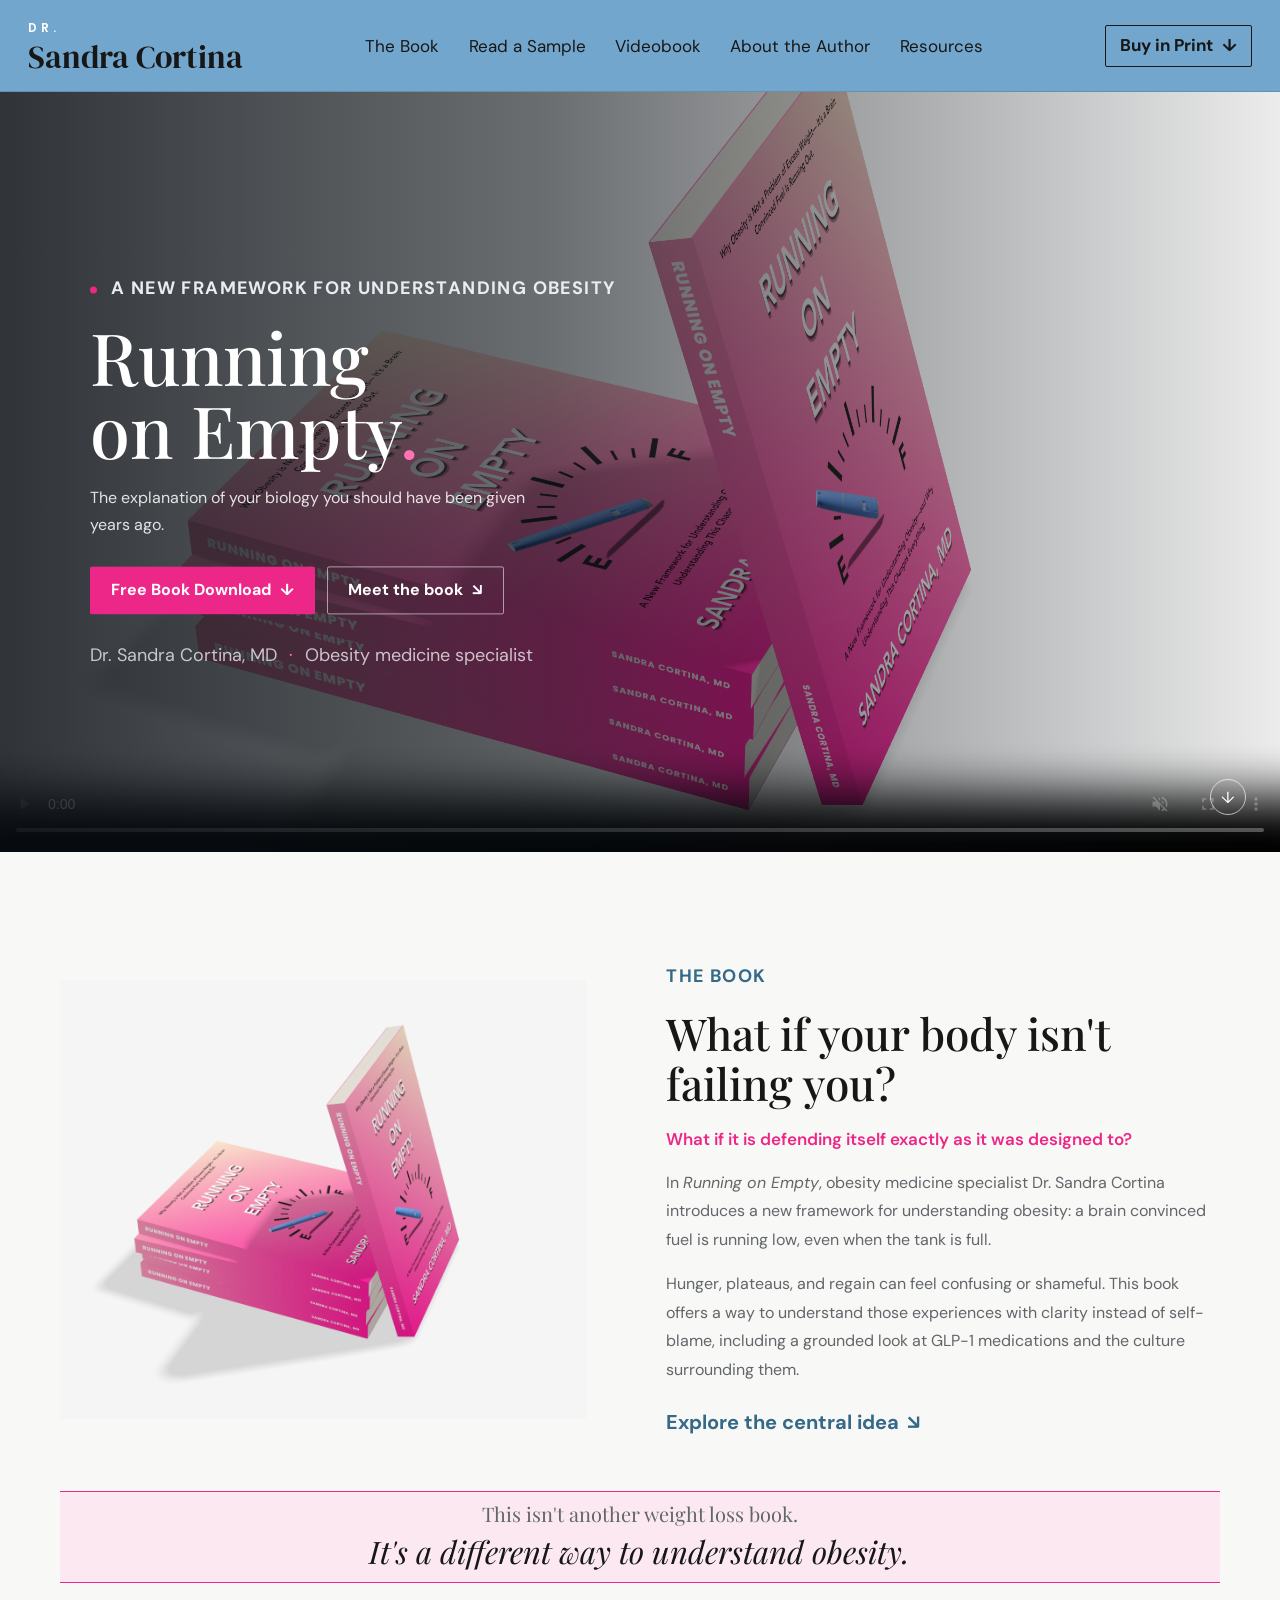
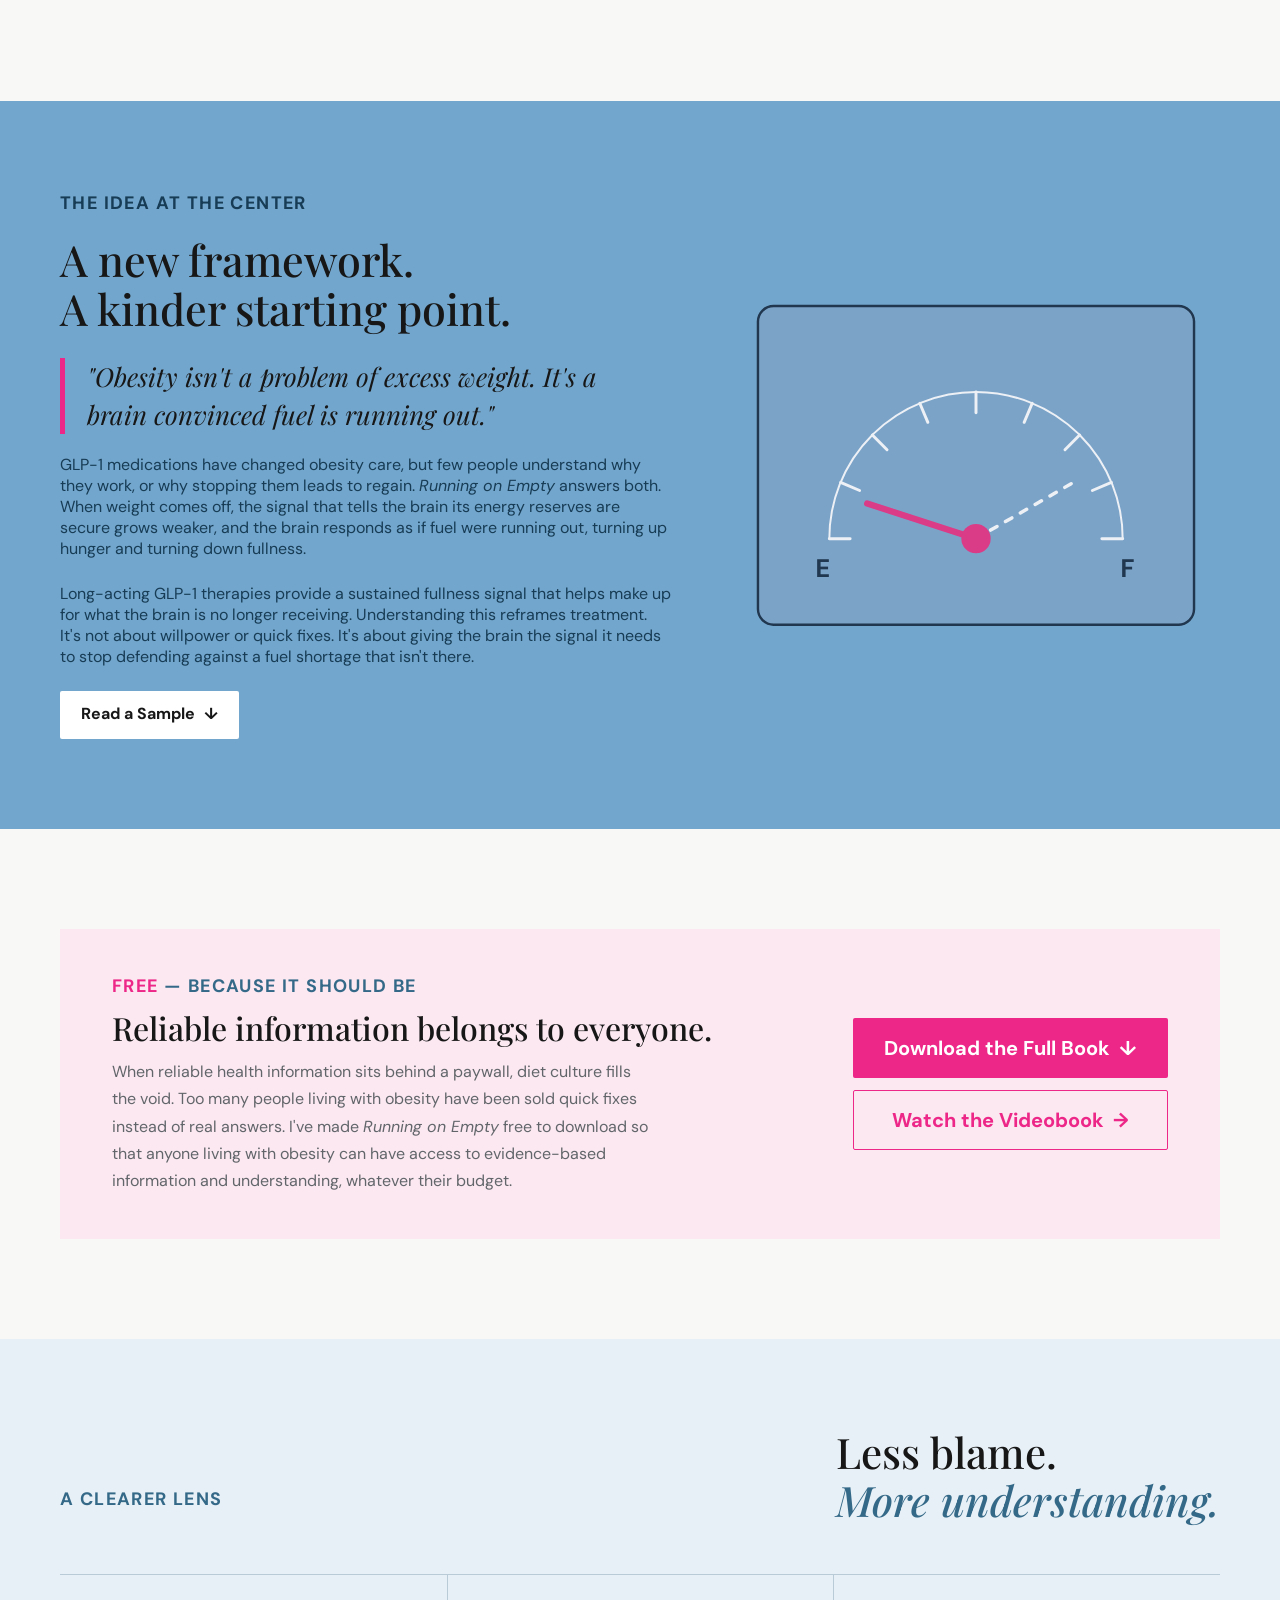
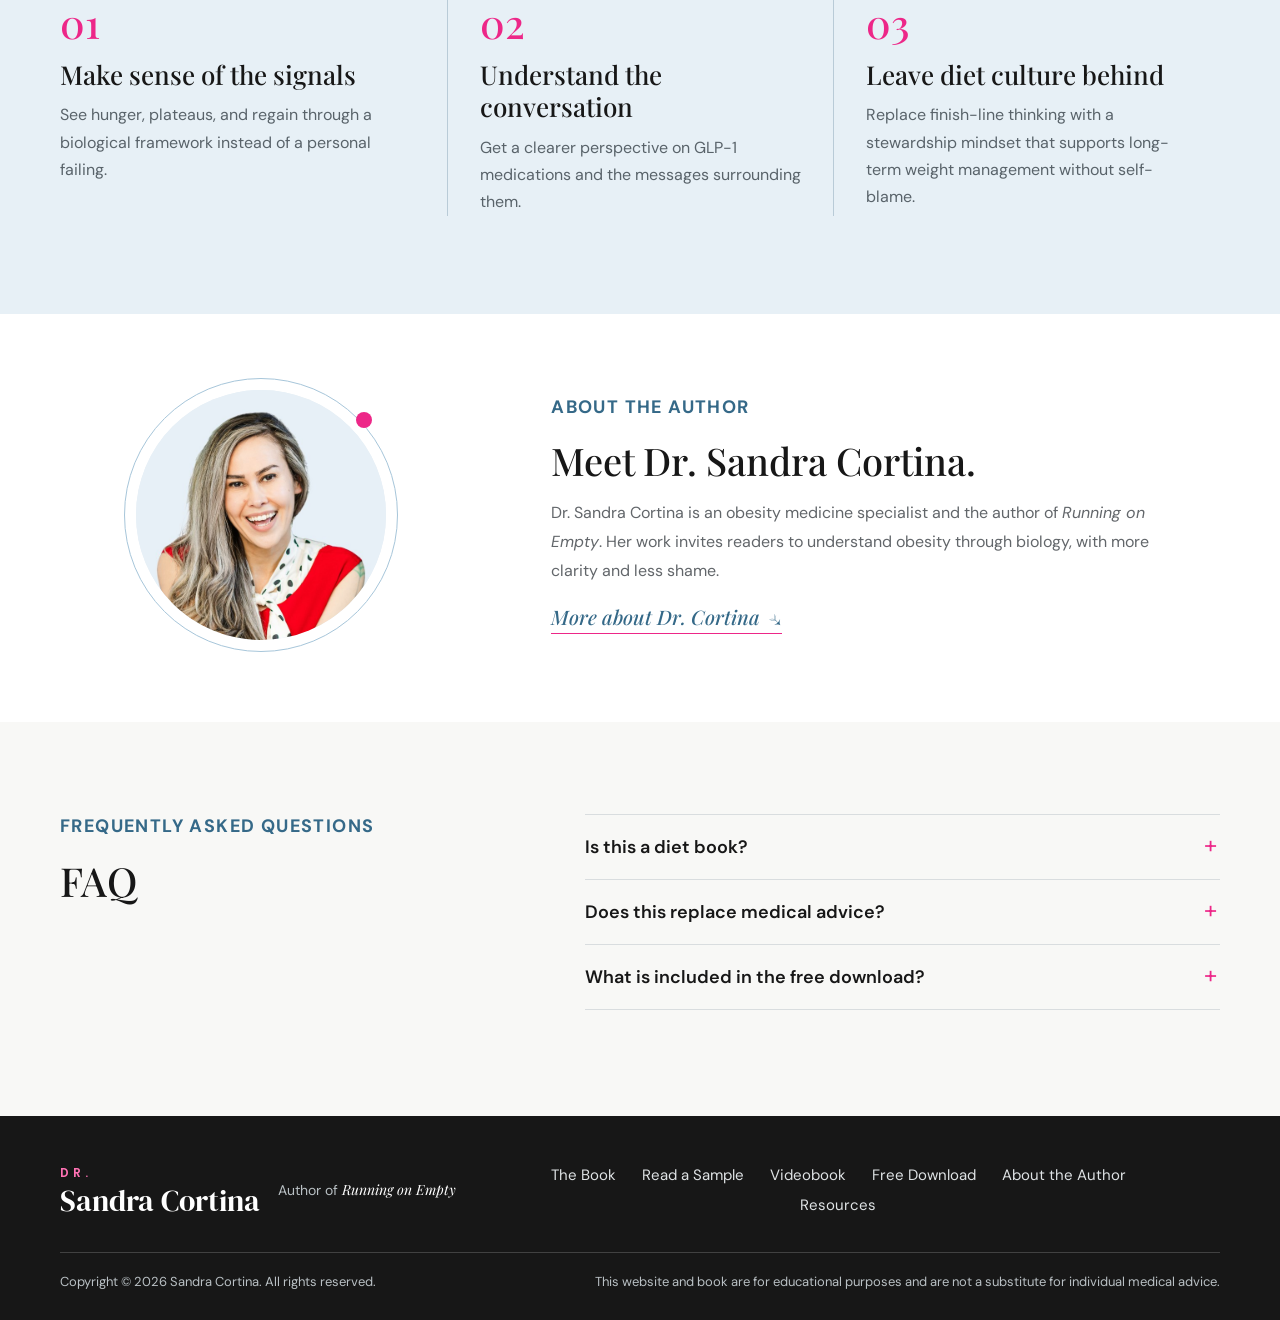
<file: index.html>
<!doctype html>
<html lang="en">
  <head>
    <meta charset="UTF-8" />
    <meta name="viewport" content="width=device-width, initial-scale=1.0" />
    <meta name="theme-color" content="#73a6cc" />
    <meta
      name="description"
      content="Running on Empty by Dr. Sandra Cortina, MD, offers a new framework for understanding obesity."
    />
    <title>Dr. Sandra Cortina</title>
    <link rel="canonical" href="https://drsandracortina.com/" />
    <meta property="og:type" content="website" />
    <meta property="og:site_name" content="Running on Empty" />
    <meta
      property="og:title"
      content="Running on Empty | Dr. Sandra Cortina, MD"
    />
    <meta
      property="og:description"
      content="Running on Empty by Dr. Sandra Cortina, MD, offers a new framework for understanding obesity."
    />
    <meta property="og:url" content="https://drsandracortina.com/" />
    <meta
      property="og:image"
      content="https://drsandracortina.com/share-image.jpg"
    />
    <meta property="og:image:width" content="1200" />
    <meta property="og:image:height" content="630" />
    <meta
      property="og:image:alt"
      content="Copies of Running on Empty by Dr. Sandra Cortina, MD"
    />
    <meta name="twitter:card" content="summary_large_image" />
    <link rel="preconnect" href="https://fonts.googleapis.com" />
    <link rel="preconnect" href="https://fonts.gstatic.com" crossorigin />
    <link
      href="https://fonts.googleapis.com/css2?family=DM+Sans:wght@400;500;600;700&family=DM+Serif+Display&family=Playfair+Display:ital,wght@0,500;0,600;1,400;1,500&family=Poppins:wght@600&display=swap"
      rel="stylesheet"
    />
    <link rel="stylesheet" href="styles.css" />
  </head>
  <body>
    <header class="site-header">
      <a class="brand" href="#top" aria-label="Dr. Sandra Cortina, home">
        <span class="wordmark"
          ><span class="wordmark-dr">Dr.</span
          ><span class="wordmark-name">Sandra Cortina</span></span
        >
      </a>
      <nav class="nav" aria-label="Main navigation">
        <ul>
          <li><a href="#book">The Book</a></li>
          <li><a href="#sample">Read a Sample</a></li>
          <li><a href="videobook.html">Videobook</a></li>
          <li><a href="about.html">About the Author</a></li>
          <li><a href="resources.html">Resources</a></li>
        </ul>
      </nav>
      <details class="buy-menu">
        <summary class="button button-outline header-cta">
          Buy in Print <span aria-hidden="true">↓</span>
        </summary>
        <div class="buy-menu-panel">
          <p class="buy-menu-label">Paperback</p>
          <a
            href="https://www.amazon.com/dp/1065823002"
            target="_blank"
            rel="noopener"
            >Amazon.com <span aria-hidden="true">↗</span></a
          >
          <a
            href="https://www.amazon.ca/dp/1065823002"
            target="_blank"
            rel="noopener"
            >Amazon.ca <span aria-hidden="true">↗</span></a
          >
          <!-- IngramSpark: add the shop link here when available -->
          <p class="buy-menu-label">eBook</p>
          <a
            href="https://www.amazon.com/dp/B0HL72GJ6B"
            target="_blank"
            rel="noopener"
            >Kindle · Amazon.com <span aria-hidden="true">↗</span></a
          >
          <a
            href="https://www.amazon.ca/dp/B0HL72GJ6B"
            target="_blank"
            rel="noopener"
            >Kindle · Amazon.ca <span aria-hidden="true">↗</span></a
          >
          <a
            href="https://books.apple.com/book/id6817152042"
            target="_blank"
            rel="noopener"
            >Apple Books <span aria-hidden="true">↗</span></a
          >
        </div>
      </details>
    </header>

    <main id="top">
      <section class="video-wrapper" aria-labelledby="hero-title">
        <video
          class="hero-video"
          controls
          autoplay
          muted
          loop
          playsinline
          preload="metadata"
          poster="book-stack.png"
          aria-label="Running on Empty book promo"
        >
          <source
            src="Running_on_Empty_Book_Promo_no_left_text.mp4"
            type="video/mp4"
          />
          Your browser does not support the video element.
        </video>
        <div class="video-shade" aria-hidden="true"></div>
        <div class="hero-content">
          <p class="eyebrow">
            <span></span> A new framework for understanding obesity
          </p>
          <h1 id="hero-title">Running<br />on Empty<span>.</span></h1>
          <p class="hero-deck">
            The explanation of your biology you should have been given years
            ago.
          </p>
          <div class="hero-actions">
            <a
              class="button button-pink"
              href="Running-On-Empty-Full-Book.pdf"
              download
              >Free Book Download <span aria-hidden="true">↓</span></a
            >
            <a class="button button-quiet" href="#book"
              >Meet the book <span aria-hidden="true">↘</span></a
            >
          </div>
          <p class="hero-byline">
            Dr. Sandra Cortina, MD <span>·</span> Obesity medicine specialist
          </p>
        </div>
        <a
          class="hero-scroll"
          href="#book"
          aria-label="Scroll to learn about the book"
          >↓</a
        >
      </section>

      <section
        class="book-section section-wrap"
        id="book"
        aria-labelledby="book-title"
      >
        <div class="book-image-wrap">
          <img
            class="book-image"
            src="book-stack.png"
            alt="Running on Empty by Sandra Cortina, MD, shown as a stack of pink books"
            loading="lazy"
          />
        </div>
        <div class="book-copy">
          <p class="eyebrow eyebrow-dark">The book</p>
          <h2 id="book-title">What if your body isn't failing you?</h2>
          <p class="book-lede">
            What if it is defending itself exactly as it was designed to?
          </p>
          <p>
            In <em>Running on Empty</em>, obesity medicine specialist Dr. Sandra
            Cortina introduces a new framework for understanding obesity: a
            brain convinced fuel is running low, even when the tank is full.
          </p>
          <p>
            Hunger, plateaus, and regain can feel confusing or shameful. This
            book offers a way to understand those experiences with clarity
            instead of self-blame, including a grounded look at GLP-1
            medications and the culture surrounding them.
          </p>
          <a class="inline-link" href="#sample"
            >Explore the central idea <span aria-hidden="true">↘</span></a
          >
        </div>
        <div class="book-note">
          <p class="note-lead">This isn't another weight loss book.</p>
          <p class="note-turn">It's a different way to understand obesity.</p>
        </div>
      </section>

      <section
        class="sample-section"
        id="sample"
        aria-labelledby="sample-title"
      >
        <div class="sample-inner section-wrap">
          <div class="sample-copy">
            <p class="eyebrow">The idea at the center</p>
            <h2 id="sample-title">
              A new framework.<br />A kinder starting point.
            </h2>
            <blockquote>
              "Obesity isn't a problem of excess weight. It's a brain convinced
              fuel is running out."
            </blockquote>
            <p class="sample-note">
              GLP-1 medications have changed obesity care, but few people
              understand why they work, or why stopping them leads to regain.
              <em>Running on Empty</em> answers both. When weight comes off, the
              signal that tells the brain its energy reserves are secure grows
              weaker, and the brain responds as if fuel were running out,
              turning up hunger and turning down fullness.
            </p>
            <p class="sample-note">
              Long-acting GLP-1 therapies provide a sustained fullness signal
              that helps make up for what the brain is no longer receiving.
              Understanding this reframes treatment. It's not about willpower or
              quick fixes. It's about giving the brain the signal it needs to
              stop defending against a fuel shortage that isn't there.
            </p>
            <a
              class="button button-light"
              href="Running-on-Empty-Chapter-1.pdf"
              download
              >Read a Sample <span aria-hidden="true">↓</span></a
            >
          </div>
          <svg
            class="sample-art gauge"
            viewBox="0 0 1800 1320"
            role="img"
            aria-label="A fuel gauge with the needle near empty, while a dashed line shows the tank is actually more than half full"
          >
            <rect
              class="gauge-face"
              x="8"
              y="8"
              width="1784"
              height="1304"
              rx="64"
            />
            <g class="gauge-scale">
              <path d="M 300 960 A 600 600 0 0 1 1500 960" />
              <line x1="300" y1="960" x2="385" y2="960" />
              <line x1="346" y1="730" x2="424" y2="763" />
              <line x1="476" y1="536" x2="536" y2="596" />
              <line x1="670" y1="406" x2="703" y2="484" />
              <line x1="900" y1="360" x2="900" y2="445" />
              <line x1="1130" y1="406" x2="1097" y2="484" />
              <line x1="1324" y1="536" x2="1264" y2="596" />
              <line x1="1454" y1="730" x2="1376" y2="763" />
              <line x1="1500" y1="960" x2="1415" y2="960" />
            </g>
            <line class="gauge-actual" x1="960" y1="925" x2="1307" y2="725" />
            <line class="gauge-needle" x1="900" y1="960" x2="455" y2="816" />
            <circle class="gauge-hub" cx="900" cy="960" r="60" />
            <text class="gauge-label" x="245" y="1115">E</text>
            <text class="gauge-label" x="1492" y="1115">F</text>
          </svg>
        </div>
      </section>

      <section
        class="download-section section-wrap"
        id="free-download"
        aria-labelledby="download-title"
      >
        <div class="download-copy">
          <p class="eyebrow eyebrow-dark">
            <strong>Free</strong> — Because it should be
          </p>
          <h2 id="download-title">Reliable information belongs to everyone.</h2>
          <p>
            When reliable health information sits behind a paywall, diet culture
            fills the void. Too many people living with obesity have been sold
            quick fixes instead of real answers. I've made
            <em>Running on Empty</em> free to download so that anyone living
            with obesity can have access to evidence-based information and
            understanding, whatever their budget.
          </p>
        </div>
        <div class="download-actions">
          <a
            class="button button-dark"
            href="Running-On-Empty-Full-Book.pdf"
            download
            >Download the Full Book <span aria-hidden="true">↓</span></a
          >
          <a class="button button-watch" href="videobook.html"
            >Watch the Videobook <span aria-hidden="true">→</span></a
          >
        </div>
      </section>

      <section
        class="ideas-section"
        id="resources"
        aria-labelledby="ideas-title"
      >
        <div class="section-wrap">
          <div class="section-heading">
            <p class="eyebrow eyebrow-dark">A clearer lens</p>
            <h2 id="ideas-title">
              Less blame.<br /><em>More understanding.</em>
            </h2>
          </div>
          <div class="ideas-grid">
            <article class="idea">
              <span class="idea-number">01</span>
              <h3>Make sense of the signals</h3>
              <p>
                See hunger, plateaus, and regain through a biological framework
                instead of a personal failing.
              </p>
            </article>
            <article class="idea">
              <span class="idea-number">02</span>
              <h3>Understand the conversation</h3>
              <p>
                Get a clearer perspective on GLP-1 medications and the messages
                surrounding them.
              </p>
            </article>
            <article class="idea">
              <span class="idea-number">03</span>
              <h3>Leave diet culture behind</h3>
              <p>
                Replace finish-line thinking with a stewardship mindset that
                supports long-term weight management without self-blame.
              </p>
            </article>
          </div>
        </div>
      </section>

      <section
        class="author-section"
        id="author"
        aria-labelledby="author-title"
      >
        <div class="author-inner section-wrap">
          <div class="author-monogram">
            <img
              src="sandra-cortina-photo.jpg"
              alt="Dr. Sandra Cortina, smiling, wearing a red dress and a polka-dot neck scarf"
              loading="lazy"
            />
            <i aria-hidden="true"></i>
          </div>
          <div class="author-copy">
            <p class="eyebrow eyebrow-dark">About the author</p>
            <h2 id="author-title">Meet Dr. Sandra Cortina.</h2>
            <p>
              Dr. Sandra Cortina is an obesity medicine specialist and the
              author of <em>Running on Empty</em>. Her work invites readers to
              understand obesity through biology, with more clarity and less
              shame.
            </p>
            <a class="inline-link" href="about.html"
              >More about Dr. Cortina <span aria-hidden="true">↘</span></a
            >
          </div>
        </div>
      </section>

      <section
        class="faq-section section-wrap"
        id="faq"
        aria-labelledby="faq-title"
      >
        <div class="faq-heading">
          <p class="eyebrow eyebrow-dark">Frequently asked questions</p>
          <h2 id="faq-title">FAQ</h2>
        </div>
        <div class="faq-list">
          <details>
            <summary>Is this a diet book?</summary>
            <p>
              No. <em>Running on Empty</em> is not another diet plan or weight
              loss book. It is a framework for understanding obesity and the
              biology behind it.
            </p>
          </details>
          <details>
            <summary>Does this replace medical advice?</summary>
            <p>
              No. The book is educational and is not a substitute for individual
              medical care. Talk with your healthcare professional about your
              own health and treatment.
            </p>
          </details>
          <details>
            <summary>What is included in the free download?</summary>
            <p>
              All of it. You get the complete book, every chapter, free. It
              downloads directly with no email signup.
            </p>
          </details>
        </div>
      </section>
    </main>

    <footer class="site-footer">
      <div class="footer-main">
        <a class="footer-identity" href="#top" aria-label="Back to top">
          <span class="wordmark wordmark-footer"
            ><span class="wordmark-dr">Dr.</span
            ><span class="wordmark-name">Sandra Cortina</span></span
          >
          <span class="footer-byline">Author of <em>Running on Empty</em></span>
        </a>

        <nav class="footer-nav" aria-label="Footer navigation">
          <a href="#book">The Book</a>
          <a href="#sample">Read a Sample</a>
          <a href="videobook.html">Videobook</a>
          <a href="#free-download">Free Download</a>
          <a href="about.html">About the Author</a>
          <a href="resources.html">Resources</a>
        </nav>
      </div>

      <div class="footer-bottom">
        <p>Copyright © 2026 Sandra Cortina. All rights reserved.</p>
        <p>
          This website and book are for educational purposes and are not a
          substitute for individual medical advice.
        </p>
      </div>
    </footer>
    <script src="script.js"></script>
  </body>
</html>
</file>
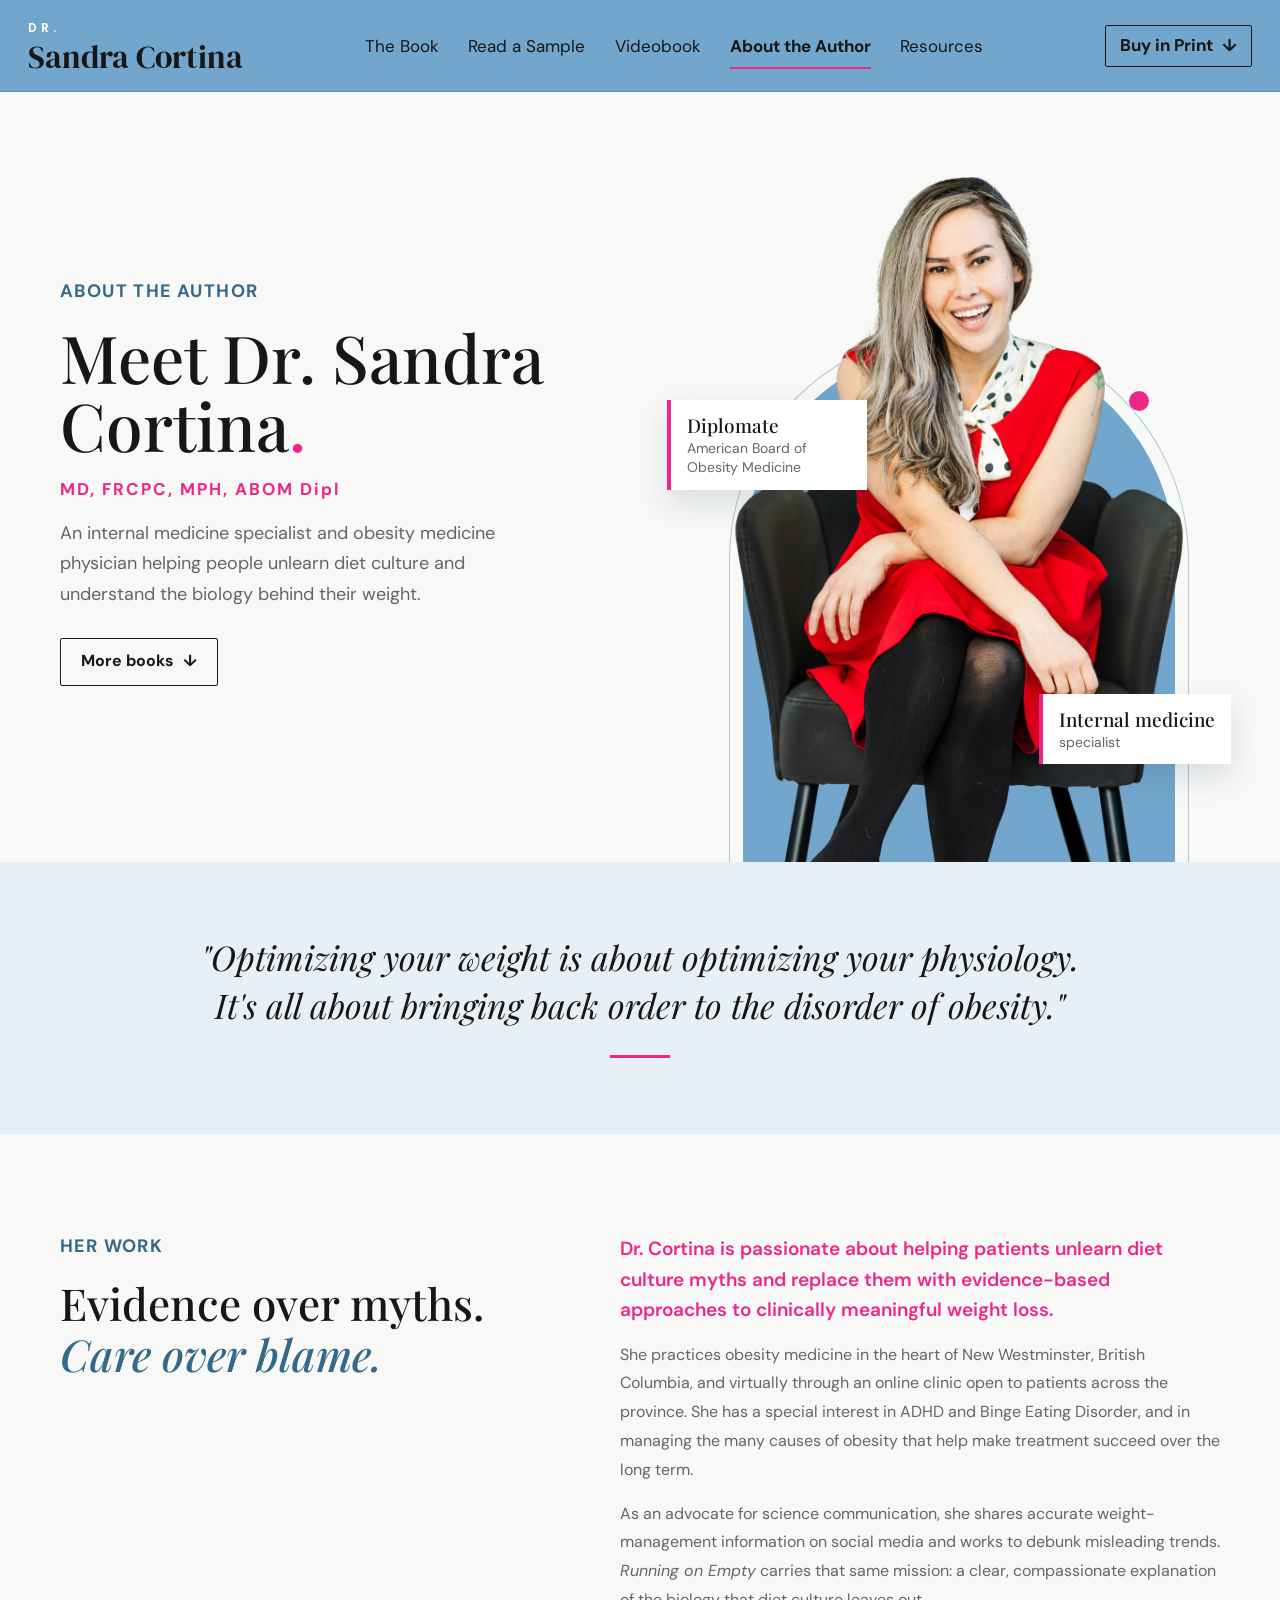
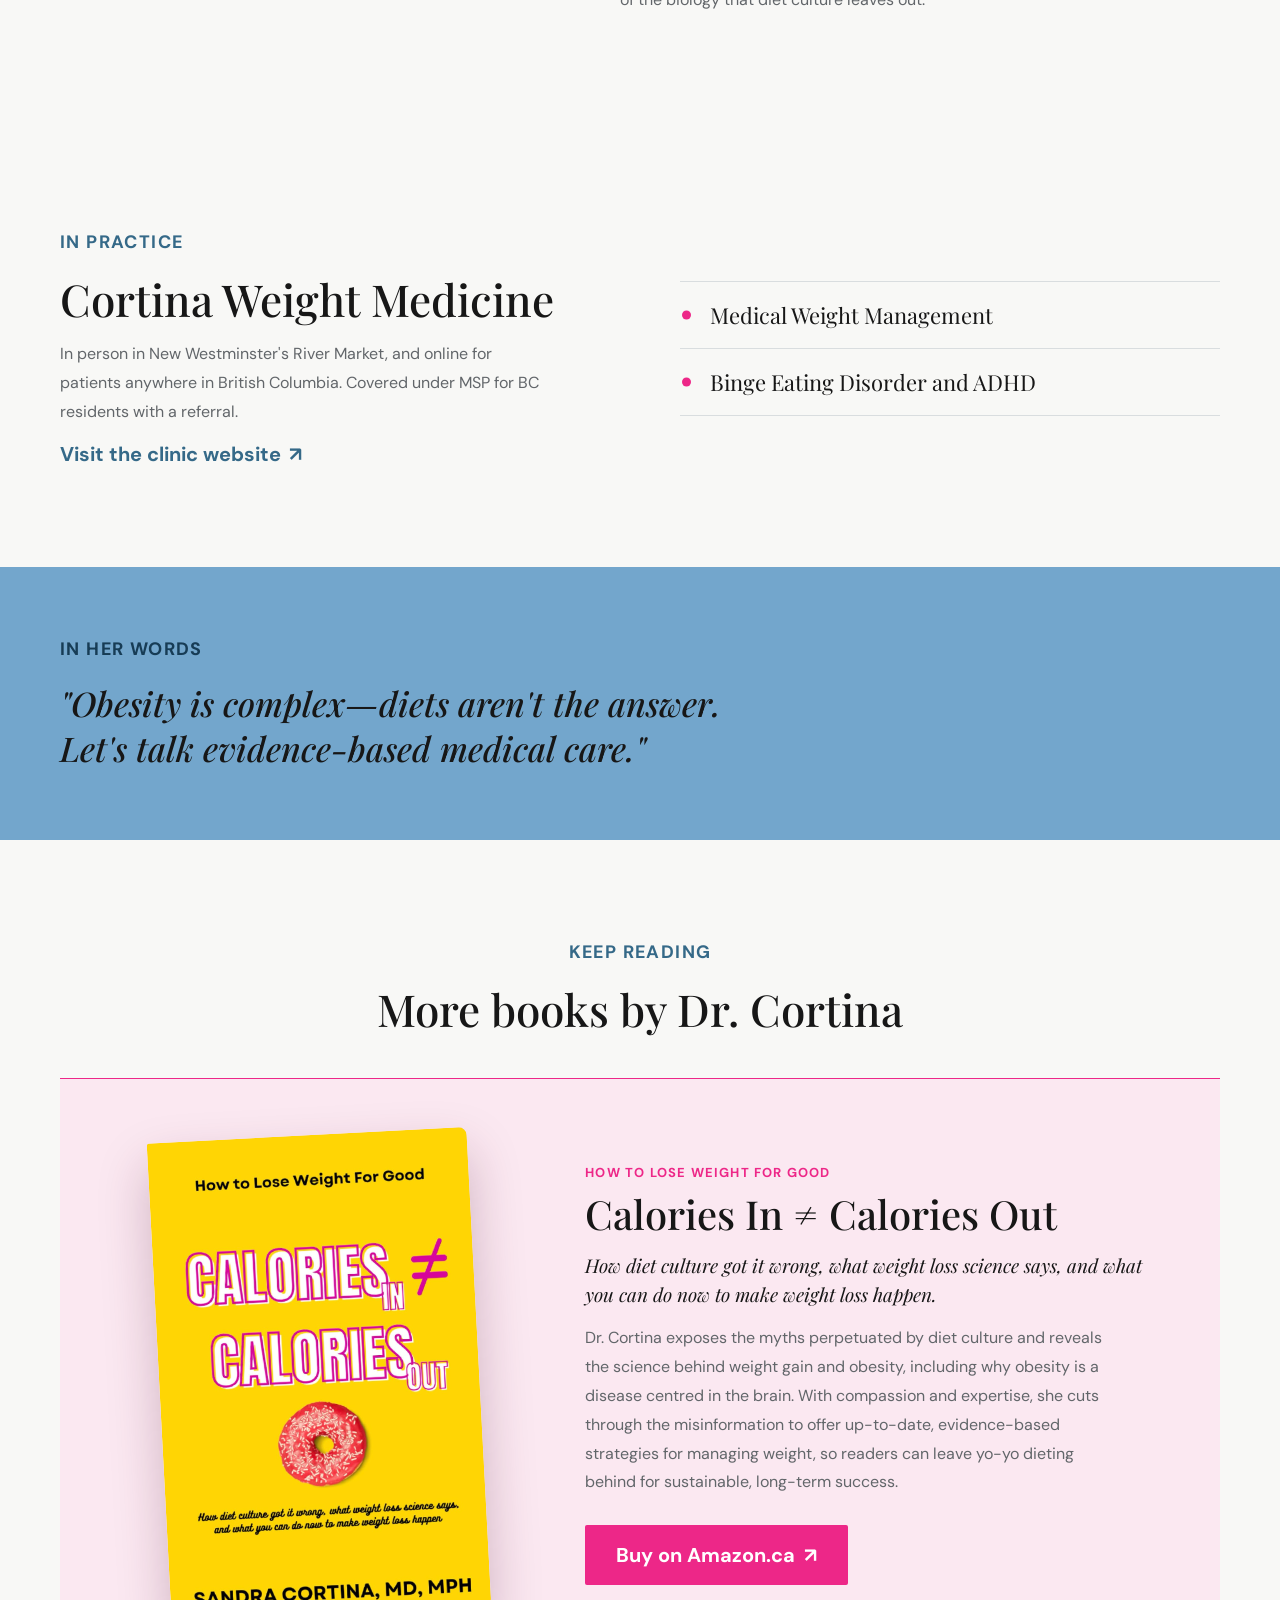
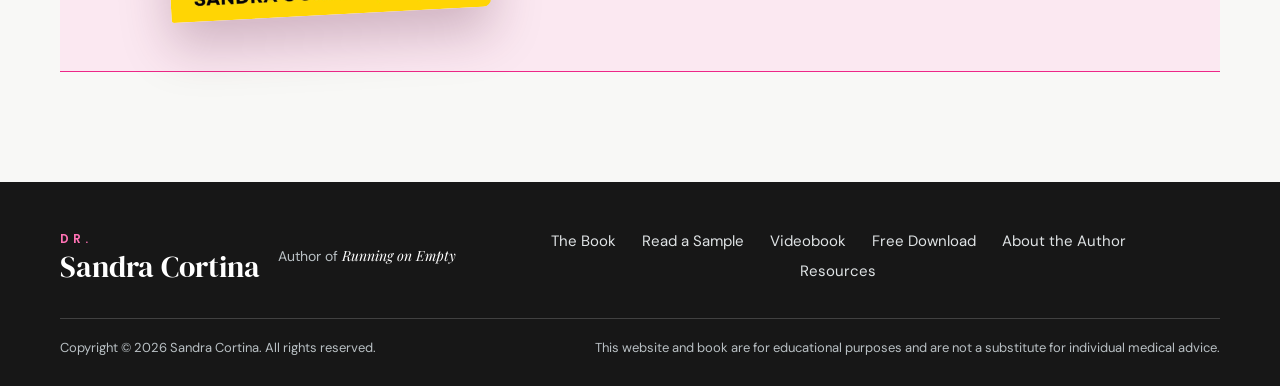
<file: about.html>
<!doctype html>
<html lang="en">
  <head>
    <meta charset="UTF-8" />
    <meta name="viewport" content="width=device-width, initial-scale=1.0" />
    <meta name="theme-color" content="#73a6cc" />
    <meta
      name="description"
      content="Meet Dr. Sandra Cortina, MD, FRCPC, MPH, ABOM Dipl, an internal medicine specialist and obesity medicine physician in New Westminster, BC, and author of Running on Empty."
    />
    <title>About Dr. Sandra Cortina | Running on Empty</title>
    <link rel="canonical" href="https://drsandracortina.com/about.html" />
    <meta property="og:type" content="website" />
    <meta property="og:site_name" content="Running on Empty" />
    <meta property="og:title" content="About Dr. Sandra Cortina | Running on Empty" />
    <meta property="og:description" content="Meet Dr. Sandra Cortina, MD, FRCPC, MPH, ABOM Dipl, an internal medicine specialist and obesity medicine physician in New Westminster, BC, and author of Running on Empty." />
    <meta property="og:url" content="https://drsandracortina.com/about.html" />
    <meta property="og:image" content="https://drsandracortina.com/share-image.jpg" />
    <meta property="og:image:width" content="1200" />
    <meta property="og:image:height" content="630" />
    <meta property="og:image:alt" content="Copies of Running on Empty by Dr. Sandra Cortina, MD" />
    <meta name="twitter:card" content="summary_large_image" />
    <link rel="preconnect" href="https://fonts.googleapis.com" />
    <link rel="preconnect" href="https://fonts.gstatic.com" crossorigin />
    <link
      href="https://fonts.googleapis.com/css2?family=DM+Sans:wght@400;500;600;700&family=DM+Serif+Display&family=Playfair+Display:ital,wght@0,500;0,600;1,400;1,500&family=Poppins:wght@600&display=swap"
      rel="stylesheet"
    />
    <link rel="stylesheet" href="styles.css" />
  </head>
  <body>
    <header class="site-header">
      <a class="brand" href="index.html" aria-label="Dr. Sandra Cortina, home">
        <span class="wordmark"><span class="wordmark-dr">Dr.</span><span class="wordmark-name">Sandra Cortina</span></span>
      </a>
      <nav class="nav" aria-label="Main navigation">
        <ul>
          <li><a href="index.html#book">The Book</a></li>
          <li><a href="index.html#sample">Read a Sample</a></li>
          <li><a href="videobook.html">Videobook</a></li>
          <li><a href="about.html" aria-current="page">About the Author</a></li>
          <li><a href="resources.html">Resources</a></li>
        </ul>
      </nav>
      <details class="buy-menu">
        <summary class="button button-outline header-cta">
          Buy in Print <span aria-hidden="true">↓</span>
        </summary>
        <div class="buy-menu-panel">
          <p class="buy-menu-label">Paperback</p>
          <a
            href="https://www.amazon.com/dp/1065823002"
            target="_blank"
            rel="noopener"
            >Amazon.com <span aria-hidden="true">↗</span></a
          >
          <a
            href="https://www.amazon.ca/dp/1065823002"
            target="_blank"
            rel="noopener"
            >Amazon.ca <span aria-hidden="true">↗</span></a
          >
          <!-- IngramSpark: add the shop link here when available -->
          <p class="buy-menu-label">eBook</p>
          <a
            href="https://www.amazon.com/dp/B0HL72GJ6B"
            target="_blank"
            rel="noopener"
            >Kindle · Amazon.com <span aria-hidden="true">↗</span></a
          >
          <a
            href="https://www.amazon.ca/dp/B0HL72GJ6B"
            target="_blank"
            rel="noopener"
            >Kindle · Amazon.ca <span aria-hidden="true">↗</span></a
          >
          <a
            href="https://books.apple.com/book/id6817152042"
            target="_blank"
            rel="noopener"
            >Apple Books <span aria-hidden="true">↗</span></a
          >
        </div>
      </details>
    </header>

    <main id="top">
      <section class="about-hero" aria-labelledby="about-title">
        <div class="about-hero-inner section-wrap">
          <div class="about-hero-copy">
            <p class="eyebrow eyebrow-dark">About the author</p>
            <h1 id="about-title">
              Meet Dr. Sandra Cortina<span>.</span>
            </h1>
            <p class="about-credentials">MD, FRCPC, MPH, ABOM Dipl</p>
            <p class="about-lede">
              An internal medicine specialist and obesity medicine physician
              helping people unlearn diet culture and understand the biology
              behind their weight.
            </p>
            <div class="hero-actions">
              <a class="button button-outline" href="#more-books"
                >More books <span aria-hidden="true">↓</span></a
              >
            </div>
          </div>

          <figure class="about-portrait">
            <div class="portrait-stage" aria-hidden="true">
              <i class="portrait-dot"></i>
            </div>
            <img
              src="sandra-cortina-full.png"
              alt="Dr. Sandra Cortina, smiling, seated in a black chair, wearing a red dress and a polka-dot neck scarf"
              width="1000"
              height="1490"
            />
            <figcaption class="portrait-tag portrait-tag-top">
              <strong>Diplomate</strong> American Board of Obesity Medicine
            </figcaption>
            <p class="portrait-tag portrait-tag-bottom" aria-hidden="true">
              <strong>Internal medicine</strong> specialist
            </p>
          </figure>
        </div>
      </section>

      <section class="about-quote" aria-label="Dr. Cortina's philosophy">
        <div class="section-wrap">
          <blockquote>
            "Optimizing your weight is about optimizing your physiology. It's
            all about bringing back order to the disorder of obesity."
          </blockquote>
        </div>
      </section>

      <section
        class="about-story section-wrap"
        aria-labelledby="story-title"
      >
        <div class="about-story-heading">
          <p class="eyebrow eyebrow-dark">Her work</p>
          <h2 id="story-title">
            Evidence over myths.<br /><em>Care over blame.</em>
          </h2>
        </div>
        <div class="about-story-copy">
          <p class="book-lede">
            Dr. Cortina is passionate about helping patients unlearn diet
            culture myths and replace them with evidence-based approaches to
            clinically meaningful weight loss.
          </p>
          <p>
            She practices obesity medicine in the heart of New Westminster,
            British Columbia, and virtually through an online clinic open to
            patients across the province. She has a special interest in ADHD
            and Binge Eating Disorder, and in managing the many causes of
            obesity that help make treatment succeed over the long term.
          </p>
          <p>
            As an advocate for science communication, she shares accurate
            weight-management information on social media and works to debunk
            misleading trends. <em>Running on Empty</em> carries that same
            mission: a clear, compassionate explanation of the biology that
            diet culture leaves out.
          </p>
        </div>
      </section>


      <section
        class="clinic-section section-wrap"
        aria-labelledby="clinic-title"
      >
        <div class="clinic-copy">
          <p class="eyebrow eyebrow-dark">In practice</p>
          <h2 id="clinic-title">Cortina Weight Medicine</h2>
          <p>
            In person in New Westminster's River Market, and online for
            patients anywhere in British Columbia. Covered under MSP for BC
            residents with a referral.
          </p>
          <a
            class="inline-link"
            href="https://cortinaweightmedicine.ca/"
            target="_blank"
            rel="noopener"
            >Visit the clinic website <span aria-hidden="true">↗</span></a
          >
        </div>
        <ul class="clinic-services" aria-label="Clinic services">
          <li>Medical Weight Management</li>
          <li>Binge Eating Disorder and ADHD</li>
        </ul>
      </section>

      <section class="insta-band" aria-labelledby="insta-title">
        <div class="insta-inner section-wrap">
          <div>
            <p class="eyebrow">In her words</p>
            <h2 id="insta-title">
              "Obesity is complex—diets aren't the answer. Let's talk
              evidence-based medical care."
            </h2>
          </div>
        </div>
      </section>

      <section
        class="more-books section-wrap"
        id="more-books"
        aria-labelledby="more-books-title"
      >
        <div class="more-books-heading">
          <p class="eyebrow eyebrow-dark">Keep reading</p>
          <h2 id="more-books-title">More books by Dr. Cortina</h2>
        </div>
        <article class="other-book">
          <div class="other-book-cover">
            <img
              src="calories-book-cover.jpg"
              alt="Cover of Calories In ≠ Calories Out by Sandra Cortina, MD, MPH: bold pink and white title on a yellow background with a pink sprinkled donut"
              loading="lazy"
              width="1000"
              height="1499"
            />
          </div>
          <div class="other-book-copy">
            <p class="resource-type">How to lose weight for good</p>
            <h3>Calories In ≠ Calories Out</h3>
            <p class="other-book-tagline">
              How diet culture got it wrong, what weight loss science says, and
              what you can do now to make weight loss happen.
            </p>
            <p>
              Dr. Cortina exposes the myths perpetuated by diet culture and
              reveals the science behind weight gain and obesity, including
              why obesity is a disease centred in the brain. With compassion
              and expertise, she cuts through the misinformation to offer
              up-to-date, evidence-based strategies for managing weight, so
              readers can leave yo-yo dieting behind for sustainable,
              long-term success.
            </p>
            <a
              class="button button-dark"
              href="https://www.amazon.ca/Calories-out-culture-science-happen/dp/B0CZ3SMSXW"
              target="_blank"
              rel="noopener"
              >Buy on Amazon.ca <span aria-hidden="true">↗</span></a
            >
          </div>
        </article>
      </section>
    </main>

    <footer class="site-footer">
      <div class="footer-main">
        <a class="footer-identity" href="index.html" aria-label="Home">
          <span class="wordmark wordmark-footer"><span class="wordmark-dr">Dr.</span><span class="wordmark-name">Sandra Cortina</span></span>
          <span class="footer-byline">Author of <em>Running on Empty</em></span>
        </a>

        <nav class="footer-nav" aria-label="Footer navigation">
          <a href="index.html#book">The Book</a>
          <a href="index.html#sample">Read a Sample</a>
          <a href="videobook.html">Videobook</a>
          <a href="index.html#free-download">Free Download</a>
          <a href="about.html">About the Author</a>
          <a href="resources.html">Resources</a>
        </nav>

      </div>

      <div class="footer-bottom">
        <p>Copyright © 2026 Sandra Cortina. All rights reserved.</p>
        <p>
          This website and book are for educational purposes and are not a
          substitute for individual medical advice.
        </p>
      </div>
    </footer>
    <script src="script.js"></script>
  </body>
</html>
</file>
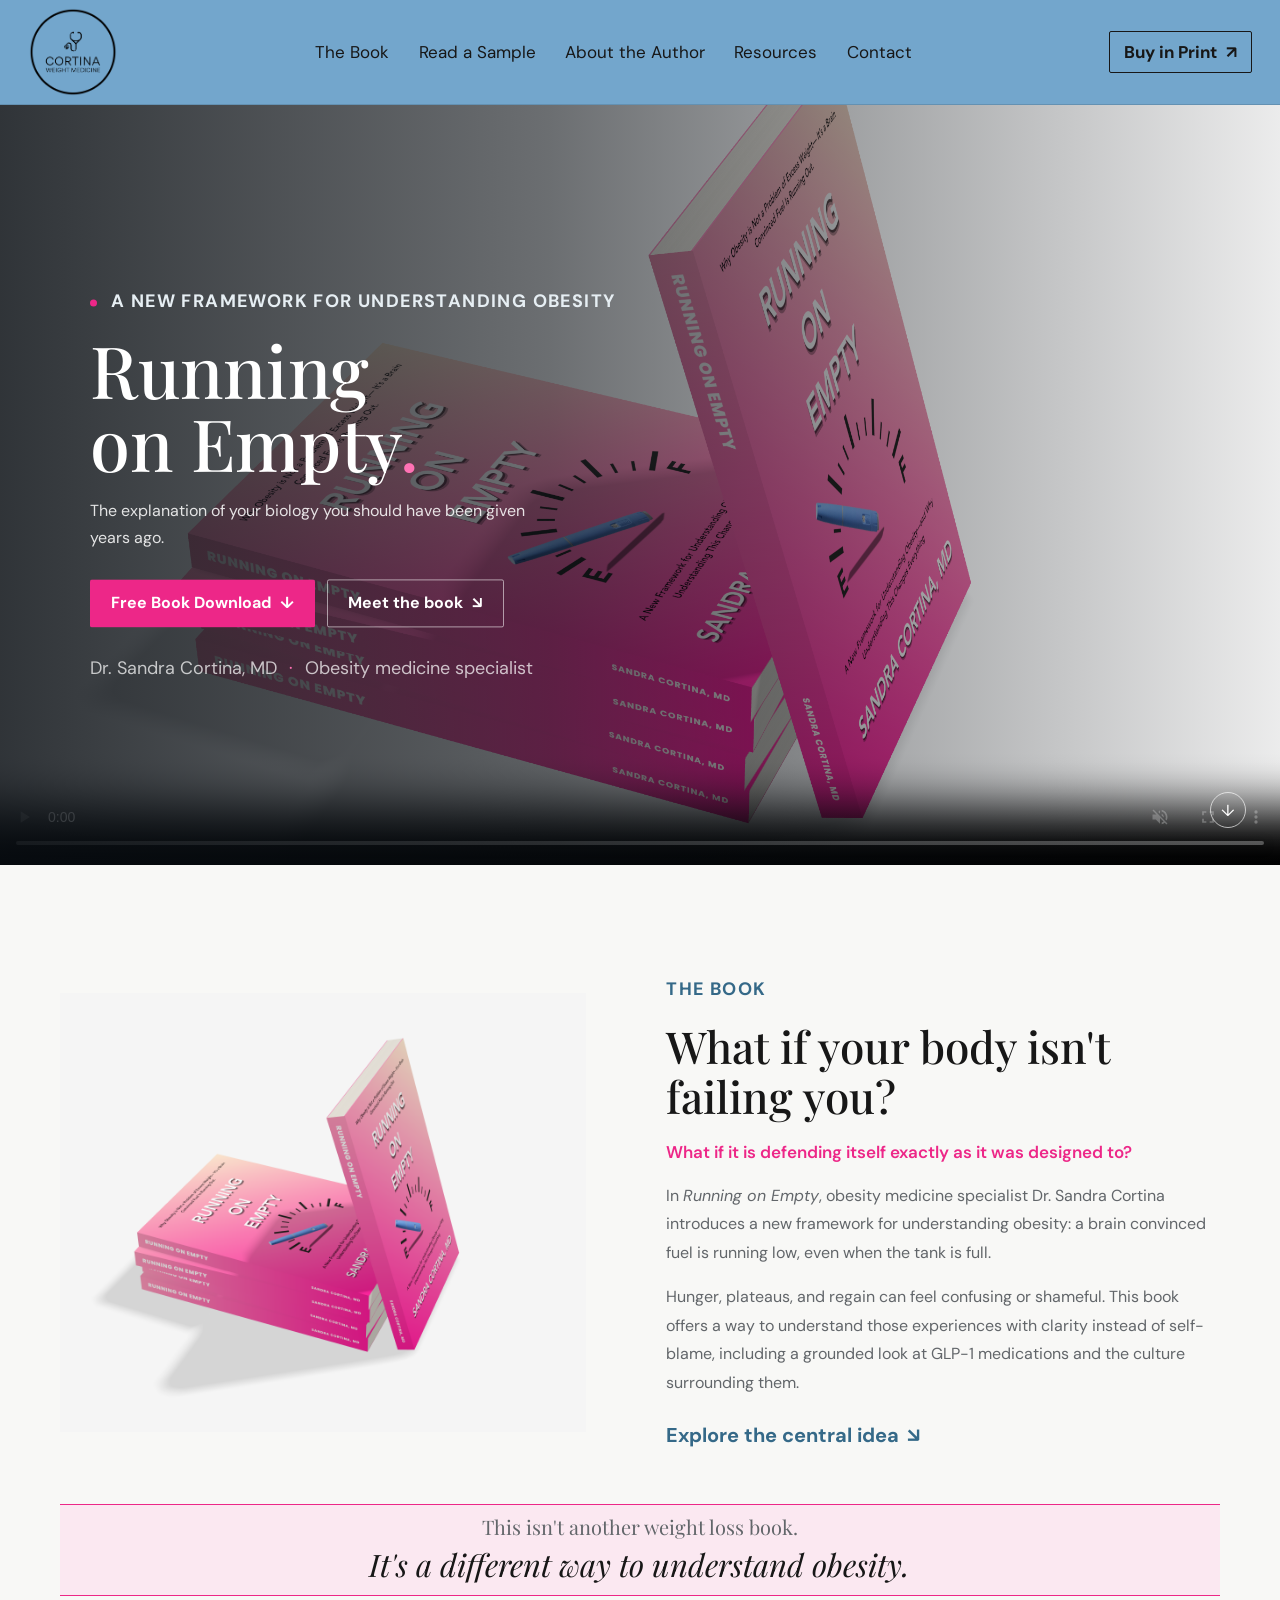
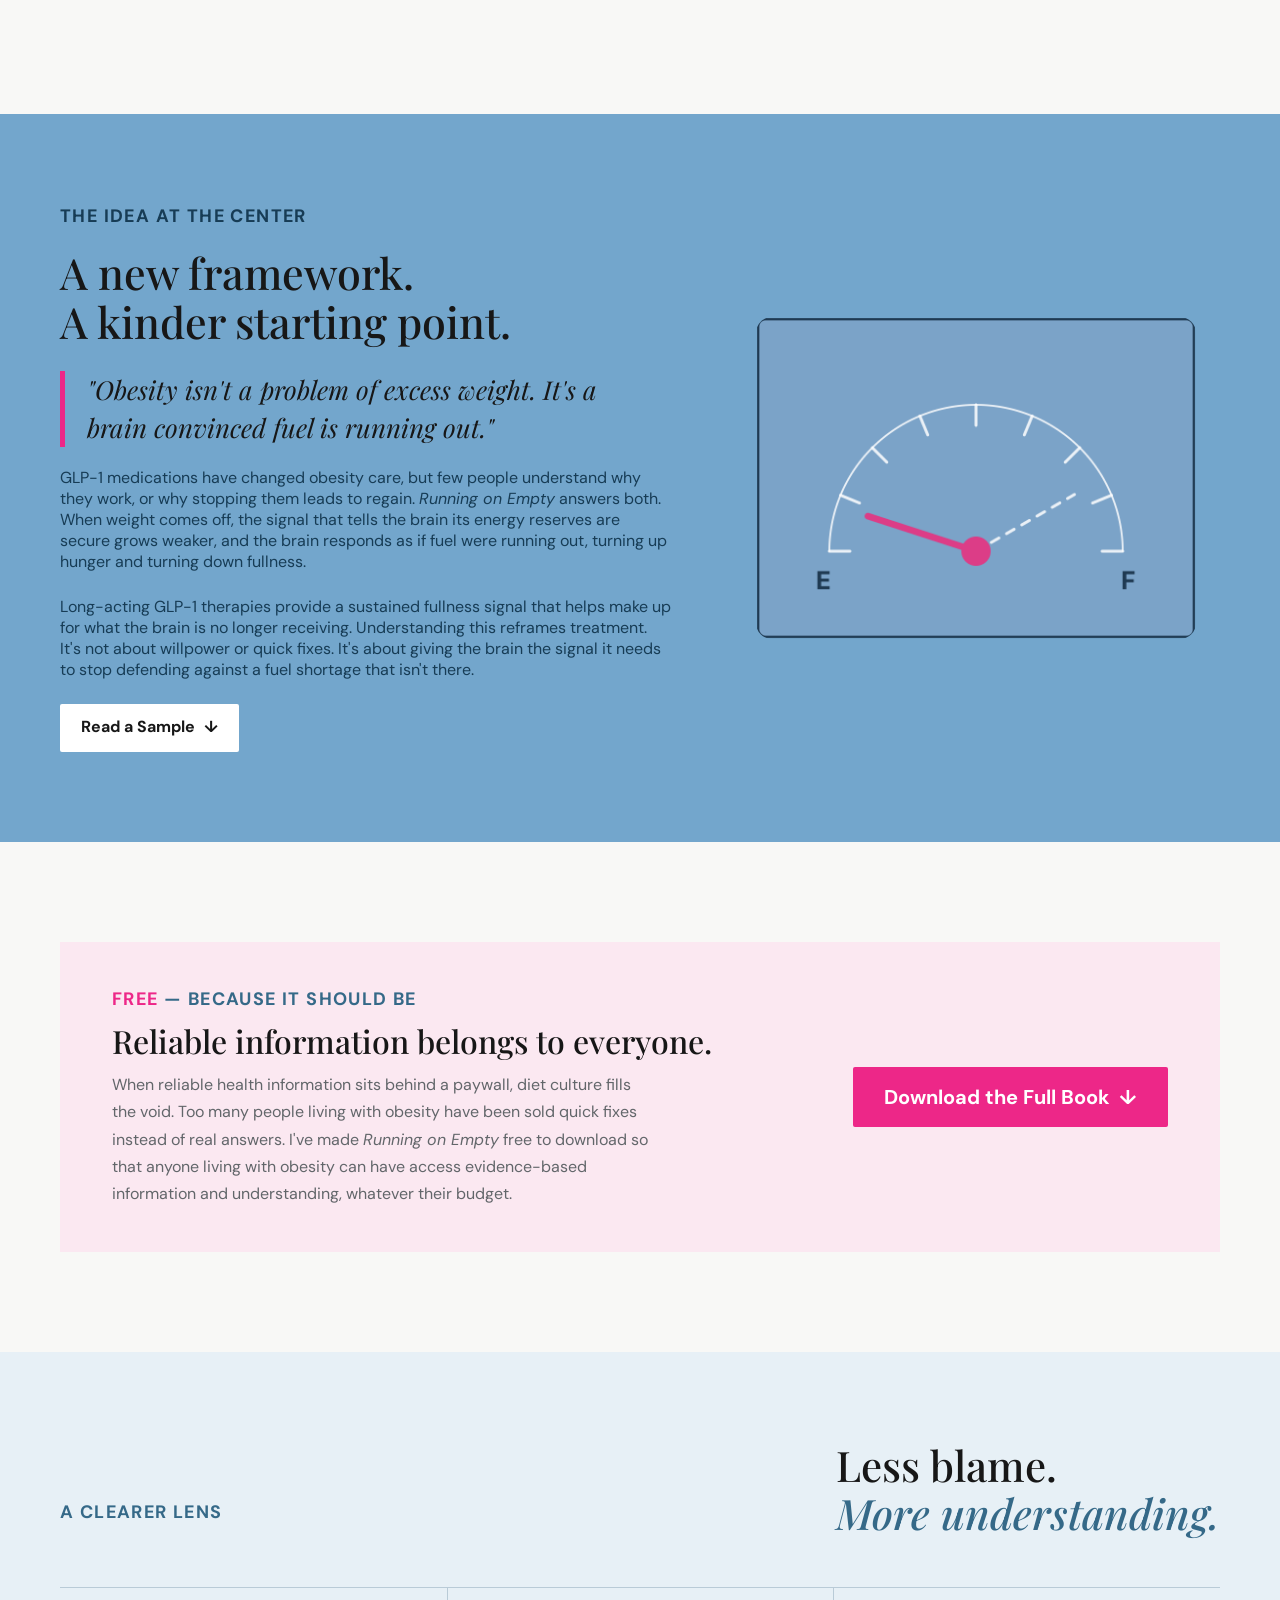
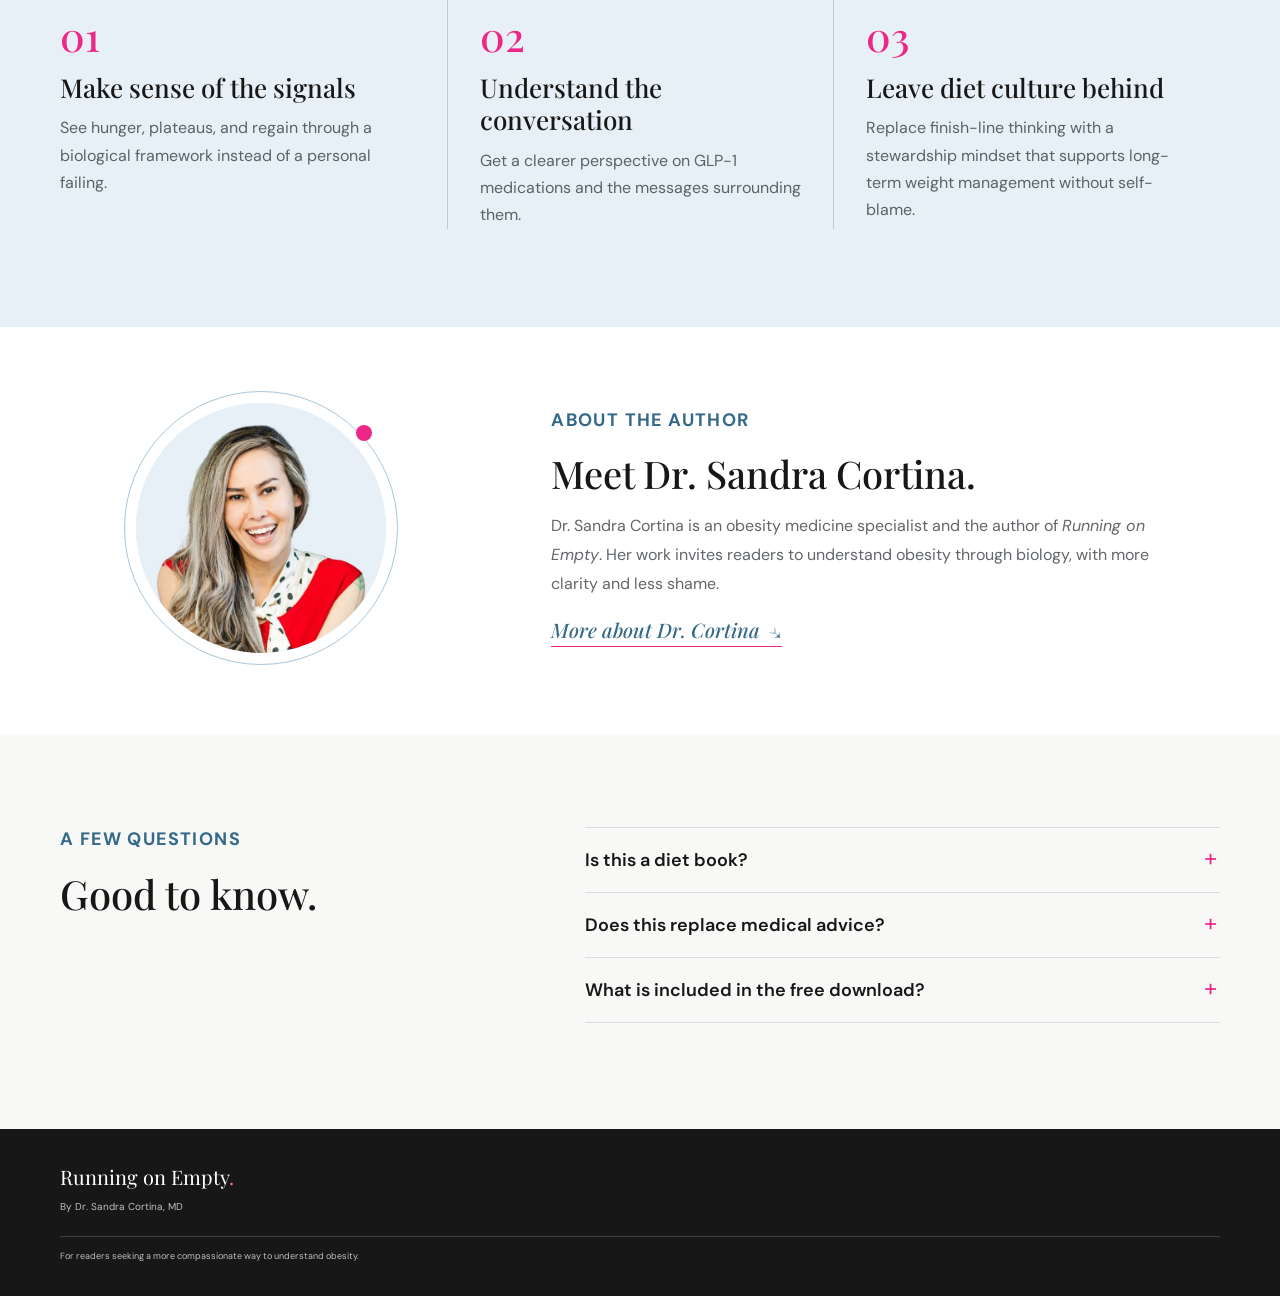
<file: index2.html>
<!doctype html>
<html lang="en">
  <head>
    <meta charset="UTF-8" />
    <meta name="viewport" content="width=device-width, initial-scale=1.0" />
    <meta name="theme-color" content="#73a6cc" />
    <meta
      name="description"
      content="Running on Empty by Dr. Sandra Cortina, MD, offers a new framework for understanding obesity."
    />
    <title>Running on Empty | Dr. Sandra Cortina, MD</title>
    <link rel="preconnect" href="https://fonts.googleapis.com" />
    <link rel="preconnect" href="https://fonts.gstatic.com" crossorigin />
    <link
      href="https://fonts.googleapis.com/css2?family=DM+Sans:wght@400;500;600;700&family=Playfair+Display:ital,wght@0,500;0,600;1,400;1,500&display=swap"
      rel="stylesheet"
    />
    <link rel="stylesheet" href="styles2.css" />
  </head>
  <body>
    <header class="site-header">
      <a class="brand" href="#top" aria-label="Running on Empty, home">
        <img class="logo" src="Black-logo.png" alt="" />
      </a>
      <nav class="nav" aria-label="Main navigation">
        <ul>
          <li><a href="#book">The Book</a></li>
          <li><a href="#sample">Read a Sample</a></li>
          <li><a href="#author">About the Author</a></li>
          <li><a href="#resources">Resources</a></li>
          <li><a href="#contact">Contact</a></li>
        </ul>
      </nav>
      <a class="button button-outline header-cta" href="#book"
        >Buy in Print <span aria-hidden="true">↗</span></a
      >
    </header>

    <main id="top">
      <section class="video-wrapper" aria-labelledby="hero-title">
        <video
          class="hero-video"
          controls
          autoplay
          muted
          loop
          playsinline
          preload="metadata"
          poster="book-stack.png"
          aria-label="Running on Empty book promo"
        >
          <source
            src="Running_on_Empty_Book_Promo_no_left_text.mp4"
            type="video/mp4"
          />
          Your browser does not support the video element.
        </video>
        <div class="video-shade" aria-hidden="true"></div>
        <div class="hero-content">
          <p class="eyebrow">
            <span></span> A new framework for understanding obesity
          </p>
          <h1 id="hero-title">Running<br />on Empty<span>.</span></h1>
          <p class="hero-deck">
            The explanation of your biology you should have been given years
            ago.
          </p>
          <div class="hero-actions">
            <a
              class="button button-pink"
              href="Running-On-Empty-Full-Book.pdf"
              download
              >Free Book Download <span aria-hidden="true">↓</span></a
            >
            <a class="button button-quiet" href="#book"
              >Meet the book <span aria-hidden="true">↘</span></a
            >
          </div>
          <p class="hero-byline">
            Dr. Sandra Cortina, MD <span>·</span> Obesity medicine specialist
          </p>
        </div>
        <a
          class="hero-scroll"
          href="#book"
          aria-label="Scroll to learn about the book"
          >↓</a
        >
      </section>

      <section
        class="book-section section-wrap"
        id="book"
        aria-labelledby="book-title"
      >
        <div class="book-image-wrap">
          <img
            class="book-image"
            src="book-stack.png"
            alt="Running on Empty by Sandra Cortina, MD, shown as a stack of pink books"
            loading="lazy"
          />
        </div>
        <div class="book-copy">
          <p class="eyebrow eyebrow-dark">The book</p>
          <h2 id="book-title">What if your body isn't failing you?</h2>
          <p class="book-lede">
            What if it is defending itself exactly as it was designed to?
          </p>
          <p>
            In <em>Running on Empty</em>, obesity medicine specialist Dr. Sandra
            Cortina introduces a new framework for understanding obesity: a
            brain convinced fuel is running low, even when the tank is full.
          </p>
          <p>
            Hunger, plateaus, and regain can feel confusing or shameful. This
            book offers a way to understand those experiences with clarity
            instead of self-blame, including a grounded look at GLP-1
            medications and the culture surrounding them.
          </p>
          <a class="inline-link" href="#sample"
            >Explore the central idea <span aria-hidden="true">↘</span></a
          >
        </div>
        <div class="book-note">
          <p class="note-lead">This isn't another weight loss book.</p>
          <p class="note-turn">It's a different way to understand obesity.</p>
        </div>
      </section>

      <section
        class="sample-section"
        id="sample"
        aria-labelledby="sample-title"
      >
        <div class="sample-inner section-wrap">
          <div class="sample-copy">
            <p class="eyebrow">The idea at the center</p>
            <h2 id="sample-title">
              A new framework.<br />A kinder starting point.
            </h2>
            <blockquote>
              "Obesity isn't a problem of excess weight. It's a brain convinced
              fuel is running out."
            </blockquote>
            <p class="sample-note">
              GLP-1 medications have changed obesity care, but few people
              understand why they work, or why stopping them leads to regain.
              <em>Running on Empty</em> answers both. When weight comes off, the
              signal that tells the brain its energy reserves are secure grows
              weaker, and the brain responds as if fuel were running out,
              turning up hunger and turning down fullness.
            </p>
            <p class="sample-note">
              Long-acting GLP-1 therapies provide a sustained fullness signal
              that helps make up for what the brain is no longer receiving.
              Understanding this reframes treatment. It's not about willpower or
              quick fixes. It's about giving the brain the signal it needs to
              stop defending against a fuel shortage that isn't there.
            </p>
            <a
              class="button button-light"
              href="Running-on-Empty-Chapter-1.pdf"
              download
              >Read a Sample <span aria-hidden="true">↓</span></a
            >
          </div>
          <img
            class="sample-art"
            src="running-on-empty-gauge.png"
            alt="A fuel gauge with the needle near empty, while a dashed line shows the tank is actually more than half full"
            loading="lazy"
          />
        </div>
      </section>

      <section
        class="download-section section-wrap"
        id="free-download"
        aria-labelledby="download-title"
      >
        <div class="download-copy">
          <p class="eyebrow eyebrow-dark">
            <strong>Free</strong> — Because it should be
          </p>
          <h2 id="download-title">Reliable information belongs to everyone.</h2>
          <p>
            When reliable health information sits behind a paywall, diet culture
            fills the void. Too many people living with obesity have been sold
            quick fixes instead of real answers. I've made
            <em>Running on Empty</em> free to download so that anyone living
            with obesity can have access evidence-based information and
            understanding, whatever their budget.
          </p>
        </div>
        <a
          class="button button-dark"
          href="Running-On-Empty-Full-Book.pdf"
          download
          >Download the Full Book <span aria-hidden="true">↓</span></a
        >
      </section>

      <section
        class="ideas-section"
        id="resources"
        aria-labelledby="ideas-title"
      >
        <div class="section-wrap">
          <div class="section-heading">
            <p class="eyebrow eyebrow-dark">A clearer lens</p>
            <h2 id="ideas-title">
              Less blame.<br /><em>More understanding.</em>
            </h2>
          </div>
          <div class="ideas-grid">
            <article class="idea">
              <span class="idea-number">01</span>
              <h3>Make sense of the signals</h3>
              <p>
                See hunger, plateaus, and regain through a biological framework
                instead of a personal failing.
              </p>
            </article>
            <article class="idea">
              <span class="idea-number">02</span>
              <h3>Understand the conversation</h3>
              <p>
                Get a clearer perspective on GLP-1 medications and the messages
                surrounding them.
              </p>
            </article>
            <article class="idea">
              <span class="idea-number">03</span>
              <h3>Leave diet culture behind</h3>
              <p>
                Replace finish-line thinking with a stewardship mindset that
                supports long-term weight management without self-blame.
              </p>
            </article>
          </div>
        </div>
      </section>

      <section
        class="author-section"
        id="author"
        aria-labelledby="author-title"
      >
        <div class="author-inner section-wrap">
          <div class="author-monogram">
            <img
              src="sandra-cortina-photo.jpg"
              alt="Dr. Sandra Cortina, smiling, wearing a red dress and a polka-dot neck scarf"
              loading="lazy"
            />
            <i aria-hidden="true"></i>
          </div>
          <div class="author-copy">
            <p class="eyebrow eyebrow-dark">About the author</p>
            <h2 id="author-title">Meet Dr. Sandra Cortina.</h2>
            <p>
              Dr. Sandra Cortina is an obesity medicine specialist and the
              author of <em>Running on Empty</em>. Her work invites readers to
              understand obesity through biology, with more clarity and less
              shame.
            </p>
            <a class="inline-link" href="#contact"
              >More about Dr. Cortina <span aria-hidden="true">↘</span></a
            >
          </div>
        </div>
      </section>

      <section class="faq-section section-wrap" aria-labelledby="faq-title">
        <div class="faq-heading">
          <p class="eyebrow eyebrow-dark">A few questions</p>
          <h2 id="faq-title">Good to know.</h2>
        </div>
        <div class="faq-list">
          <details>
            <summary>Is this a diet book?</summary>
            <p>
              No. <em>Running on Empty</em> is not another diet plan or weight
              loss book. It is a framework for understanding obesity and the
              biology behind it.
            </p>
          </details>
          <details>
            <summary>Does this replace medical advice?</summary>
            <p>
              No. The book is educational and is not a substitute for individual
              medical care. Talk with your healthcare professional about your
              own health and treatment.
            </p>
          </details>
          <details>
            <summary>What is included in the free download?</summary>
            <p>
              All of it. You get the complete book, every chapter, free. It
              downloads directly with no email signup.
            </p>
          </details>
        </div>
      </section>
    </main>

    <footer class="site-footer" id="contact">
      <a class="footer-brand" href="#top">Running on Empty<span>.</span></a>
      <p>By Dr. Sandra Cortina, MD</p>
      <span class="footer-note"
        >For readers seeking a more compassionate way to understand
        obesity.</span
      >
    </footer>
  </body>
</html>
</file>
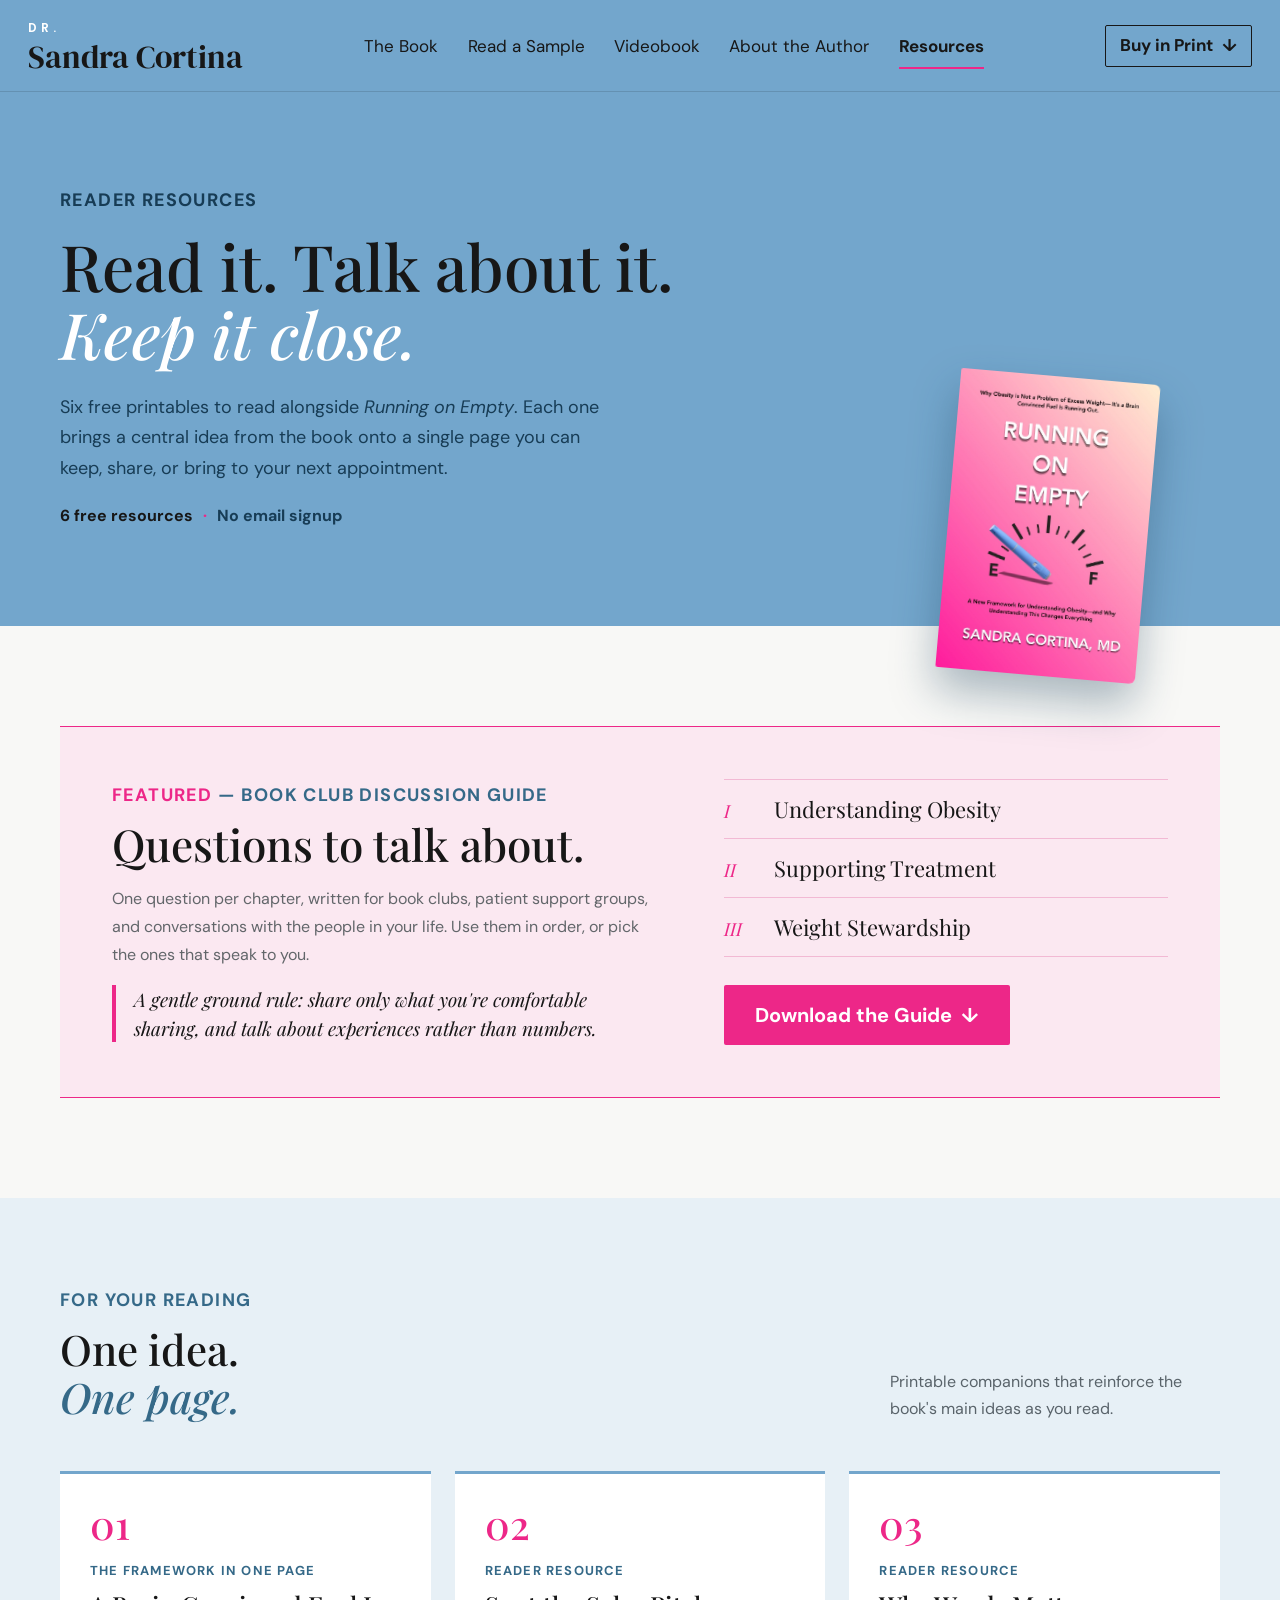
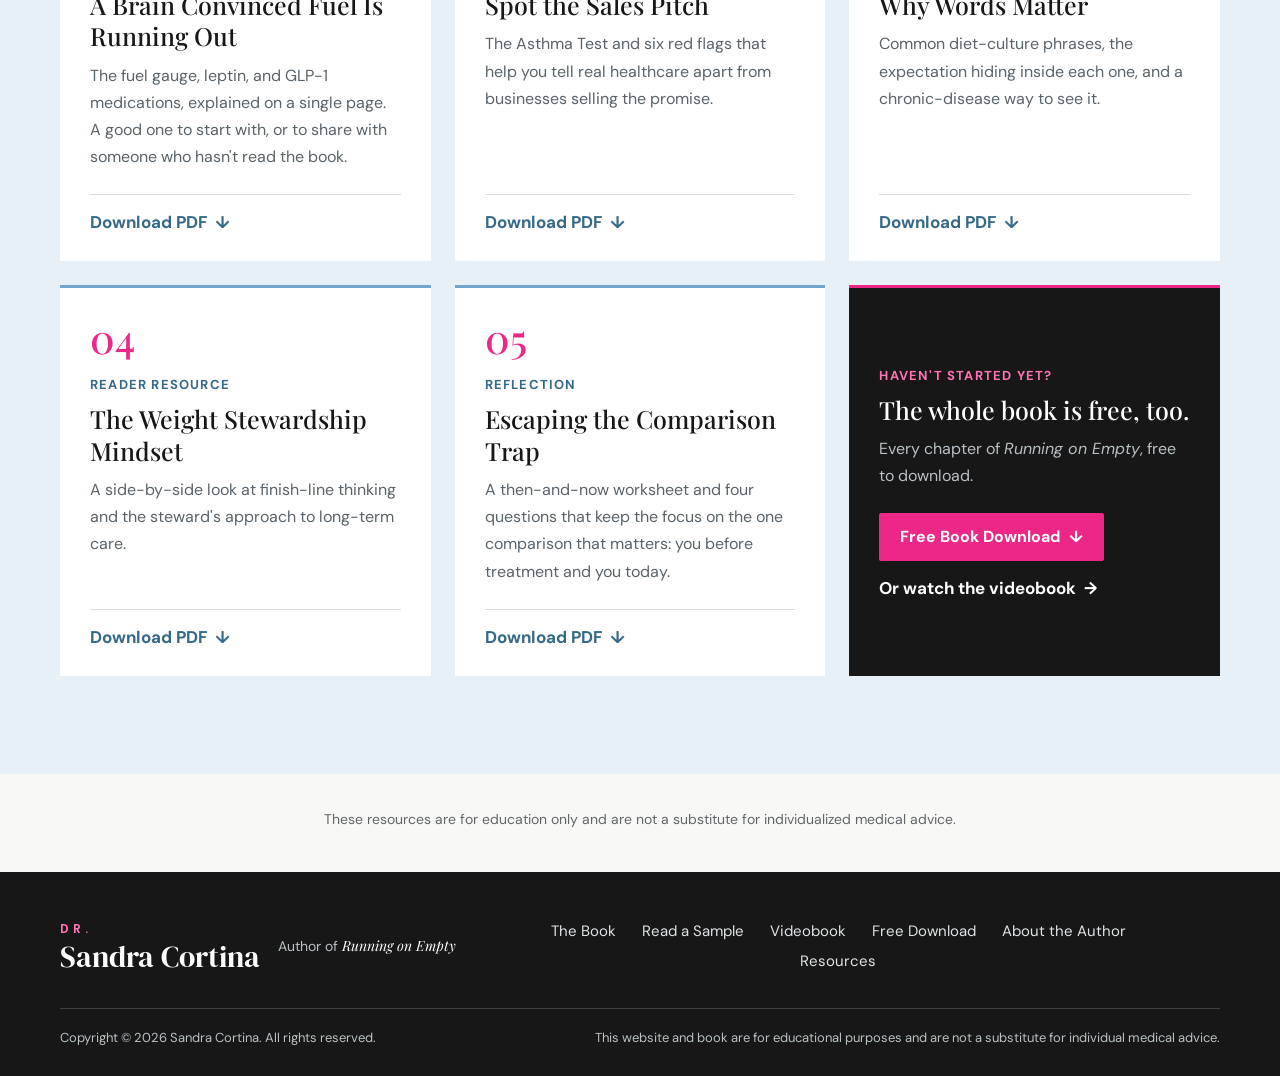
<file: resources.html>
<!doctype html>
<html lang="en">
  <head>
    <meta charset="UTF-8" />
    <meta name="viewport" content="width=device-width, initial-scale=1.0" />
    <meta name="theme-color" content="#73a6cc" />
    <meta
      name="description"
      content="Free downloadable reader resources for Running on Empty by Dr. Sandra Cortina, MD, including a book club discussion guide."
    />
    <title>Reader Resources | Running on Empty</title>
    <link rel="canonical" href="https://drsandracortina.com/resources.html" />
    <meta property="og:type" content="website" />
    <meta property="og:site_name" content="Running on Empty" />
    <meta property="og:title" content="Reader Resources | Running on Empty" />
    <meta property="og:description" content="Free downloadable reader resources for Running on Empty by Dr. Sandra Cortina, MD, including a book club discussion guide." />
    <meta property="og:url" content="https://drsandracortina.com/resources.html" />
    <meta property="og:image" content="https://drsandracortina.com/share-image.jpg" />
    <meta property="og:image:width" content="1200" />
    <meta property="og:image:height" content="630" />
    <meta property="og:image:alt" content="Copies of Running on Empty by Dr. Sandra Cortina, MD" />
    <meta name="twitter:card" content="summary_large_image" />
    <link rel="preconnect" href="https://fonts.googleapis.com" />
    <link rel="preconnect" href="https://fonts.gstatic.com" crossorigin />
    <link
      href="https://fonts.googleapis.com/css2?family=DM+Sans:wght@400;500;600;700&family=DM+Serif+Display&family=Playfair+Display:ital,wght@0,500;0,600;1,400;1,500&family=Poppins:wght@600&display=swap"
      rel="stylesheet"
    />
    <link rel="stylesheet" href="styles.css" />
  </head>
  <body>
    <header class="site-header">
      <a class="brand" href="index.html" aria-label="Dr. Sandra Cortina, home">
        <span class="wordmark"><span class="wordmark-dr">Dr.</span><span class="wordmark-name">Sandra Cortina</span></span>
      </a>
      <nav class="nav" aria-label="Main navigation">
        <ul>
          <li><a href="index.html#book">The Book</a></li>
          <li><a href="index.html#sample">Read a Sample</a></li>
          <li><a href="videobook.html">Videobook</a></li>
          <li><a href="about.html">About the Author</a></li>
          <li><a href="resources.html" aria-current="page">Resources</a></li>
        </ul>
      </nav>
      <details class="buy-menu">
        <summary class="button button-outline header-cta">
          Buy in Print <span aria-hidden="true">↓</span>
        </summary>
        <div class="buy-menu-panel">
          <p class="buy-menu-label">Paperback</p>
          <a
            href="https://www.amazon.com/dp/1065823002"
            target="_blank"
            rel="noopener"
            >Amazon.com <span aria-hidden="true">↗</span></a
          >
          <a
            href="https://www.amazon.ca/dp/1065823002"
            target="_blank"
            rel="noopener"
            >Amazon.ca <span aria-hidden="true">↗</span></a
          >
          <!-- IngramSpark: add the shop link here when available -->
          <p class="buy-menu-label">eBook</p>
          <a
            href="https://www.amazon.com/dp/B0HL72GJ6B"
            target="_blank"
            rel="noopener"
            >Kindle · Amazon.com <span aria-hidden="true">↗</span></a
          >
          <a
            href="https://www.amazon.ca/dp/B0HL72GJ6B"
            target="_blank"
            rel="noopener"
            >Kindle · Amazon.ca <span aria-hidden="true">↗</span></a
          >
          <a
            href="https://books.apple.com/book/id6817152042"
            target="_blank"
            rel="noopener"
            >Apple Books <span aria-hidden="true">↗</span></a
          >
        </div>
      </details>
    </header>

    <main id="top">
      <section class="resources-hero" aria-labelledby="resources-title">
        <div class="section-wrap">
          <p class="eyebrow">Reader resources</p>
          <h1 id="resources-title">
            Read it. Talk about it.<br /><em>Keep it close.</em>
          </h1>
          <p class="resources-deck">
            Six free printables to read alongside <em>Running on Empty</em>.
            Each one brings a central idea from the book onto a single page you
            can keep, share, or bring to your next appointment.
          </p>
          <p class="resources-meta">
            <span>6 free resources</span> <span>·</span> No email signup
          </p>
          <img
            class="book-cover-art resources-book"
            src="book-cover-front.jpg"
            alt="Cover of Running on Empty by Sandra Cortina, MD"
            width="678"
            height="1018"
          />
        </div>
      </section>

      <section
        class="club-feature section-wrap"
        id="book-club"
        aria-labelledby="club-title"
      >
        <div class="club-copy">
          <p class="eyebrow eyebrow-dark">
            <strong>Featured</strong> — Book club discussion guide
          </p>
          <h2 id="club-title">Questions to talk about.</h2>
          <p>
            One question per chapter, written for book clubs, patient support
            groups, and conversations with the people in your life. Use them in
            order, or pick the ones that speak to you.
          </p>
          <p class="club-rule">
            A gentle ground rule: share only what you're comfortable sharing,
            and talk about experiences rather than numbers.
          </p>
        </div>
        <div class="club-action">
          <ol class="club-parts" aria-label="Guide sections">
            <li><span>I</span> Understanding Obesity</li>
            <li><span>II</span> Supporting Treatment</li>
            <li><span>III</span> Weight Stewardship</li>
          </ol>
          <a
            class="button button-dark"
            href="Resources/Book%20Club%20Discussion%20Guide.pdf"
            download
            >Download the Guide <span aria-hidden="true">↓</span></a
          >
        </div>
      </section>

      <section class="library-section" aria-labelledby="library-title">
        <div class="section-wrap">
          <div class="section-heading">
            <div>
              <p class="eyebrow eyebrow-dark">For your reading</p>
              <h2 id="library-title">
                One idea.<br /><em>One page.</em>
              </h2>
            </div>
            <p class="library-intro">
              Printable companions that reinforce the book's main ideas as you
              read.
            </p>
          </div>

          <div class="resource-grid">
            <article class="resource-card">
              <span class="idea-number">01</span>
              <p class="resource-type">The framework in one page</p>
              <h3>A Brain Convinced Fuel Is Running Out</h3>
              <p>
                The fuel gauge, leptin, and GLP-1 medications, explained on a
                single page. A good one to start with, or to share with someone
                who hasn't read the book.
              </p>
              <a
                class="resource-link"
                href="Resources/A%20Brain%20Convinced%20Fuel%20Is%20Running%20Out.pdf"
                download
                >Download PDF <span aria-hidden="true">↓</span></a
              >
            </article>

            <article class="resource-card">
              <span class="idea-number">02</span>
              <p class="resource-type">Reader resource</p>
              <h3>Spot the Sales Pitch</h3>
              <p>
                The Asthma Test and six red flags that help you tell real
                healthcare apart from businesses selling the promise.
              </p>
              <a
                class="resource-link"
                href="Resources/Spot%20the%20Sales%20Pitch.pdf"
                download
                >Download PDF <span aria-hidden="true">↓</span></a
              >
            </article>

            <article class="resource-card">
              <span class="idea-number">03</span>
              <p class="resource-type">Reader resource</p>
              <h3>Why Words Matter</h3>
              <p>
                Common diet-culture phrases, the expectation hiding inside each
                one, and a chronic-disease way to see it.
              </p>
              <a
                class="resource-link"
                href="Resources/Why%20Words%20Matter.pdf"
                download
                >Download PDF <span aria-hidden="true">↓</span></a
              >
            </article>

            <article class="resource-card">
              <span class="idea-number">04</span>
              <p class="resource-type">Reader resource</p>
              <h3>The Weight Stewardship Mindset</h3>
              <p>
                A side-by-side look at finish-line thinking and the steward's
                approach to long-term care.
              </p>
              <a
                class="resource-link"
                href="Resources/The%20Weight%20Stewardship%20Mindset.pdf"
                download
                >Download PDF <span aria-hidden="true">↓</span></a
              >
            </article>

            <article class="resource-card">
              <span class="idea-number">05</span>
              <p class="resource-type">Reflection</p>
              <h3>Escaping the Comparison Trap</h3>
              <p>
                A then-and-now worksheet and four questions that keep the focus
                on the one comparison that matters: you before treatment and you
                today.
              </p>
              <a
                class="resource-link"
                href="Resources/Escaping%20the%20Comparison%20Trap.pdf"
                download
                >Download PDF <span aria-hidden="true">↓</span></a
              >
            </article>

            <article class="resource-card resource-card-book">
              <p class="resource-type">Haven't started yet?</p>
              <h3>The whole book is free, too.</h3>
              <p>
                Every chapter of <em>Running on Empty</em>, free to download.
              </p>
              <a
                class="button button-pink"
                href="Running-On-Empty-Full-Book.pdf"
                download
                >Free Book Download <span aria-hidden="true">↓</span></a
              >
              <a class="resource-link" href="videobook.html"
                >Or watch the videobook <span aria-hidden="true">→</span></a
              >
            </article>
          </div>
        </div>
      </section>

      <p class="resources-disclaimer section-wrap">
        These resources are for education only and are not a substitute for
        individualized medical advice.
      </p>
    </main>

    <footer class="site-footer">
      <div class="footer-main">
        <a class="footer-identity" href="index.html" aria-label="Home">
          <span class="wordmark wordmark-footer"><span class="wordmark-dr">Dr.</span><span class="wordmark-name">Sandra Cortina</span></span>
          <span class="footer-byline">Author of <em>Running on Empty</em></span>
        </a>

        <nav class="footer-nav" aria-label="Footer navigation">
          <a href="index.html#book">The Book</a>
          <a href="index.html#sample">Read a Sample</a>
          <a href="videobook.html">Videobook</a>
          <a href="index.html#free-download">Free Download</a>
          <a href="about.html">About the Author</a>
          <a href="resources.html">Resources</a>
        </nav>

      </div>

      <div class="footer-bottom">
        <p>Copyright © 2026 Sandra Cortina. All rights reserved.</p>
        <p>
          This website and book are for educational purposes and are not a
          substitute for individual medical advice.
        </p>
      </div>
    </footer>
    <script src="script.js"></script>
  </body>
</html>
</file>
<file: styles.css>
:root {
  color-scheme: light;
  --blue: #73a6cc;
  --blue-deep: #356988;
  --pink: #ed2788;
  --pink-soft: #fbe8f1;
  --ink: #171717;
  --muted: #62666a;
  --paper: #f8f8f6;
  --line: #d9dddf;
  --serif: "Playfair Display", Georgia, serif;
  --sans: "DM Sans", "Helvetica Neue", sans-serif;
}

* {
  box-sizing: border-box;
}

html {
  scroll-behavior: smooth;
  scroll-padding-top: 120px;
}

body {
  margin: 0;
  background: var(--paper);
  color: var(--ink);
  font-family: var(--sans);
  -webkit-font-smoothing: antialiased;
}

img,
video {
  display: block;
  max-width: 100%;
}

a {
  color: inherit;
  text-decoration: none;
}

a:focus-visible,
summary:focus-visible {
  outline: 2px solid var(--pink);
  outline-offset: 4px;
}

.site-header {
  position: sticky;
  z-index: 20;
  top: 0;
  min-height: 92px;
  padding: 7px max(28px, calc((100vw - 1320px) / 2));
  display: flex;
  align-items: center;
  justify-content: space-between;
  gap: 22px;
  border-bottom: 1px solid rgb(0 0 0 / 13%);
  background: var(--blue);
}

.brand {
  flex: 0 0 auto;
}

.wordmark {
  display: flex;
  flex-direction: column;
  gap: 4px;
  white-space: nowrap;
}

.wordmark-dr {
  font-family: "Poppins", var(--sans);
  font-size: 12px;
  font-weight: 600;
  letter-spacing: 0.32em;
  text-transform: uppercase;
  color: white;
}

.wordmark-name {
  font-family: "DM Serif Display", var(--serif);
  font-size: 32px;
  line-height: 1;
}

.nav {
  min-width: 0;
}

.nav ul {
  margin: 0;
  padding: 0;
  display: flex;
  align-items: center;
  gap: clamp(14px, 2.3vw, 34px);
  list-style: none;
}

.nav a {
  display: block;
  padding: 12px 0;
  font-size: 17px;
  font-weight: 400;
  white-space: nowrap;
  transition: color 160ms ease;
}

.nav a:hover {
  color: white;
}

.button {
  min-height: 48px;
  padding: 0 20px;
  display: inline-flex;
  align-items: center;
  justify-content: center;
  gap: 9px;
  border: 1px solid transparent;
  border-radius: 2px;
  font-family: var(--sans);
  font-size: 16px;
  font-weight: 700;
  line-height: 1.3;
  text-align: center;
  transition:
    transform 180ms ease,
    background-color 180ms ease,
    color 180ms ease;
}

.button:hover {
  transform: translateY(-2px);
}

.button span,
.inline-link span {
  display: inline-block;
  transition: transform 180ms ease;
}

.button:hover span,
.inline-link:hover span {
  transform: translate(2px, -2px);
}

.button-outline {
  border-color: var(--ink);
  background: transparent;
  color: var(--ink);
  white-space: nowrap;
}

.button-outline:hover {
  background: var(--ink);
  color: white;
}

.header-cta {
  min-height: 42px;
  padding: 0 14px;
  font-size: 17px;
  font-weight: 700;
}

.video-wrapper {
  position: relative;
  min-height: 560px;
  height: min(72vw, 760px);
  max-height: calc(100svh - 92px);
  overflow: hidden;
  background: #182634;
  color: white;
}

.hero-video {
  position: absolute;
  inset: 0;
  width: 100%;
  height: 100%;
  object-fit: cover;
  object-position: center;
}

.video-shade {
  position: absolute;
  inset: 0;
  background: linear-gradient(
    90deg,
    rgb(8 13 18 / 83%) 0%,
    rgb(8 13 18 / 58%) 43%,
    rgb(8 13 18 / 4%) 100%
  );
  pointer-events: none;
}

.hero-content {
  position: absolute;
  top: 50%;
  left: max(7vw, calc((100vw - 1240px) / 2));
  width: min(620px, 52vw);
  z-index: 2;
  transform: translateY(-50%);
  animation: enter 650ms ease-out both;
}

.eyebrow {
  margin: 0 0 20px;
  color: var(--blue-deep);
  font-size: 18px;
  font-weight: 700;
  letter-spacing: 1.4px;
  text-transform: uppercase;
}

.hero-content .eyebrow {
  color: #e6eef3;
}

.hero-content .eyebrow span {
  width: 7px;
  height: 7px;
  margin-right: 9px;
  display: inline-block;
  border-radius: 50%;
  background: var(--pink);
  vertical-align: 1px;
}

.hero-content h1 {
  margin: 0;
  font-family: var(--serif);
  font-size: 72px;
  font-weight: 500;
  line-height: 1.01;
}

.hero-content h1 span {
  color: #ff72b4;
}

.hero-deck {
  max-width: 440px;
  margin: 20px 0 0;
  color: rgb(255 255 255 / 86%);
  font-size: 16px;
  line-height: 1.65;
}

.hero-actions {
  margin-top: 28px;
  display: flex;
  align-items: center;
  flex-wrap: wrap;
  gap: 12px;
}

.button-pink {
  background: var(--pink);
  color: white;
}

.button-pink:hover {
  background: #d81976;
}

.button-quiet {
  border-color: rgb(255 255 255 / 55%);
  color: white;
}

.button-quiet:hover {
  background: white;
  color: var(--ink);
}

.hero-byline {
  margin: 29px 0 0;
  color: rgb(255 255 255 / 72%);
  font-size: 18px;
}

.hero-byline span {
  padding: 0 7px;
  color: #ff72b4;
}

.hero-scroll {
  position: absolute;
  z-index: 3;
  right: 34px;
  bottom: 37px;
  width: 36px;
  height: 36px;
  display: grid;
  place-items: center;
  border: 1px solid rgb(255 255 255 / 65%);
  border-radius: 50%;
  color: white;
}

.section-wrap {
  width: min(100% - 96px, 1160px);
  margin: 0 auto;
}

.book-section {
  padding-top: 112px;
  padding-bottom: 118px;
  display: grid;
  grid-template-columns: minmax(0, 0.95fr) minmax(0, 1fr);
  align-items: center;
  gap: 80px;
}

.book-image-wrap {
  position: relative;
  min-width: 0;
}

.book-image {
  width: 100%;
  height: 470px;
  object-fit: contain;
}

.image-caption {
  position: absolute;
  right: 0;
  bottom: 0;
  color: #747a7d;
  font-size: 10px;
}

.eyebrow-dark {
  color: var(--blue-deep);
}

.book-copy h2,
.section-heading h2,
.sample-copy h2,
.download-copy h2,
.author-copy h2,
.faq-heading h2 {
  margin: 0;
  font-family: var(--serif);
  font-size: 44px;
  font-weight: 500;
  line-height: 1.14;
}

.book-copy h2 {
  max-width: 480px;
}

.book-lede {
  margin: 18px 0 15px;
  color: var(--pink);
  font-size: 17px;
  font-weight: 600;
  line-height: 1.6;
}

.book-copy > p:not(.eyebrow, .book-lede) {
  margin: 0 0 15px;
  color: var(--muted);
  font-size: 16px;
  line-height: 1.8;
}

.inline-link {
  margin-top: 9px;
  display: inline-flex;
  align-items: center;
  gap: 8px;
  color: var(--blue-deep);
  font-size: 20px;
  font-weight: 700;
}

.book-note {
  grid-column: 1 / -1;
  margin-top: -24px;
  padding: 9px 32px 11px;
  text-align: center;
  border-top: 1px solid var(--pink);
  border-bottom: 1px solid var(--pink);
  background: var(--pink-soft);
}

.book-note p {
  margin: 0;
  font-family: var(--serif);
  line-height: 1.3;
}

.note-lead {
  color: var(--muted);
  font-size: 20px;
}

.note-turn {
  margin-top: 4px !important;
  color: var(--ink);
  font-size: 31px;
  font-style: italic;
}

.ideas-section {
  padding: 90px 0 98px;
  background: #e7f0f6;
}

.section-heading {
  display: flex;
  align-items: end;
  justify-content: space-between;
  gap: 24px;
}

.section-heading .eyebrow {
  margin-bottom: 14px;
}

.section-heading h2 {
  font-size: 42px;
}

.section-heading h2 em {
  color: var(--blue-deep);
  font-weight: 500;
}

.ideas-grid {
  margin-top: 49px;
  display: grid;
  grid-template-columns: repeat(3, 1fr);
  border-top: 1px solid #b9cbd7;
}

.idea {
  min-height: 195px;
  padding: 28px 32px 0 0;
}

.idea + .idea {
  padding-left: 32px;
  border-left: 1px solid #b9cbd7;
}

.idea-number {
  display: block;
  color: var(--pink);
  font-family: var(--serif);
  font-size: 40px;
  font-weight: 500;
  line-height: 1;
}

.idea h3 {
  max-width: 300px;
  margin: 16px 0 10px;
  font-family: var(--serif);
  font-size: 26px;
  font-weight: 500;
  line-height: 1.25;
}

.idea p {
  max-width: 340px;
  margin: 0;
  color: #59636a;
  font-size: 16px;
  line-height: 1.7;
}

.sample-section {
  position: relative;
  overflow: hidden;
  background: var(--blue);
}

.sample-inner {
  min-height: 510px;
  padding-top: 90px;
  padding-bottom: 90px;
  display: grid;
  grid-template-columns: minmax(0, 1fr) minmax(250px, 0.8fr);
  align-items: center;
  gap: 60px;
}

.sample-copy {
  position: relative;
  z-index: 1;
}

.sample-copy .eyebrow {
  color: #173c55;
}

.sample-copy h2 {
  max-width: 550px;
  font-size: 43px;
}

.sample-copy blockquote {
  max-width: 540px;
  margin: 25px 0 20px;
  padding-left: 22px;
  border-left: 5px solid var(--pink);
  color: var(--ink);
  font-family: var(--serif);
  font-size: 26px;
  font-style: italic;
  line-height: 1.45;
}

.sample-note {
  margin: 0 0 24px;
  color: #173c55;
  font-size: 16px;
}

.button-light {
  background: white;
  color: var(--ink);
}

.button-light:hover {
  background: var(--pink-soft);
}

.sample-art {
  display: block;
  width: min(100%, 440px);
  height: auto;
  justify-self: center;
  border-radius: 16px;
}

.gauge-face {
  fill: #7ba3c8;
  stroke: #20374f;
  stroke-width: 10;
}

.gauge-scale {
  fill: none;
  stroke: #edf1f6;
  stroke-linecap: round;
  stroke-width: 12;
}

.gauge-scale path {
  stroke-width: 8;
}

.gauge-actual {
  stroke: #edf1f6;
  stroke-dasharray: 30 40;
  stroke-linecap: round;
  stroke-width: 14;
}

.gauge-needle {
  stroke: #db3c87;
  stroke-linecap: round;
  stroke-width: 26;
  transform-box: view-box;
  transform-origin: 900px 960px;
  animation: gauge-sweep 7s ease-in-out infinite;
}

.gauge-hub {
  fill: #db3c87;
}

.gauge-label {
  fill: #20374f;
  font-family: var(--sans);
  font-size: 104px;
  font-weight: 700;
}

/* Needle hovers near empty, sweeps up to where the tank really is, then falls back */
@keyframes gauge-sweep {
  0%,
  100% {
    transform: rotate(0deg);
  }
  7% {
    transform: rotate(4deg);
  }
  13% {
    transform: rotate(-2deg);
  }
  20% {
    transform: rotate(0deg);
  }
  45%,
  58% {
    transform: rotate(132deg);
  }
  80% {
    transform: rotate(0deg);
  }
  85% {
    transform: rotate(4deg);
  }
  90% {
    transform: rotate(-2deg);
  }
  95% {
    transform: rotate(2deg);
  }
}

.download-section {
  min-height: 250px;
  margin-top: 100px;
  margin-bottom: 100px;
  padding: 45px 52px;
  display: flex;
  align-items: center;
  justify-content: space-between;
  gap: 35px;
  background: var(--pink-soft);
}

.download-copy {
  max-width: 600px;
}

.download-copy .eyebrow {
  margin-bottom: 12px;
}

.download-copy .eyebrow strong {
  color: var(--pink);
}

.download-copy h2 {
  font-size: 32px;
}

.download-copy > p:last-child {
  max-width: 540px;
  margin: 12px 0 0;
  color: var(--muted);
  font-size: 16px;
  line-height: 1.7;
}

.button-dark {
  flex: 0 0 auto;
  min-height: 60px;
  padding: 0 30px;
  background: var(--pink);
  color: white;
  font-size: 20px;
}

.button-dark:hover {
  background: #d81976;
}

.author-section {
  padding: 76px 0 82px;
  background: white;
}

.author-inner {
  display: grid;
  grid-template-columns: 0.6fr 1fr;
  align-items: center;
  gap: 90px;
}

.author-monogram {
  position: relative;
  width: min(100%, 250px);
  aspect-ratio: 1;
  display: grid;
  place-items: center;
  justify-self: center;
  border-radius: 50%;
  background: #e7f0f6;
}

.author-monogram::before {
  position: absolute;
  inset: -12px;
  border: 1px solid #a7c6da;
  border-radius: 50%;
  content: "";
}

.author-monogram img {
  width: 100%;
  height: 100%;
  border-radius: 50%;
  object-fit: cover;
}

.author-monogram i {
  position: absolute;
  top: 22px;
  right: 14px;
  width: 16px;
  height: 16px;
  border-radius: 50%;
  background: var(--pink);
}

.author-copy h2 {
  font-size: 38px;
}

.author-copy > p:not(.eyebrow) {
  max-width: 620px;
  margin: 17px 0 13px;
  color: var(--muted);
  font-size: 16px;
  line-height: 1.8;
}

.author-copy .inline-link {
  margin-top: 4px;
  padding-bottom: 3px;
  border-bottom: 1px solid var(--pink);
  font-family: var(--serif);
  font-size: 20px;
  font-style: italic;
  font-weight: 500;
  transition: border-color 180ms ease;
}

.author-copy .inline-link:hover {
  border-bottom-color: var(--blue-deep);
}

.faq-section {
  padding-top: 92px;
  padding-bottom: 106px;
  display: grid;
  grid-template-columns: 0.7fr 1fr;
  gap: 80px;
}

.faq-heading h2 {
  font-size: 40px;
}

.faq-list details {
  border-top: 1px solid var(--line);
}

.faq-list details:last-child {
  border-bottom: 1px solid var(--line);
}

.faq-list summary {
  position: relative;
  padding: 20px 36px 20px 0;
  cursor: pointer;
  font-size: 18px;
  font-weight: 600;
  list-style: none;
}

.faq-list summary::-webkit-details-marker {
  display: none;
}

.faq-list summary::after {
  position: absolute;
  top: 18px;
  right: 3px;
  color: var(--pink);
  content: "+";
  font-size: 24px;
  line-height: 1;
  font-weight: 400;
}

.faq-list details[open] summary::after {
  content: "−";
}

.faq-list details p {
  max-width: 590px;
  margin: -6px 36px 20px 0;
  color: var(--muted);
  font-size: 16px;
  line-height: 1.75;
}

.site-footer {
  padding: 48px max(48px, calc((100vw - 1160px) / 2)) 30px;
  background: var(--ink);
  color: white;
}

.footer-main {
  display: grid;
  grid-template-columns: auto 1fr auto;
  align-items: center;
  gap: 32px 56px;
}

.footer-identity {
  display: flex;
  align-items: center;
  gap: 18px;
}

.footer-identity {
  flex-wrap: wrap;
}

.wordmark-footer .wordmark-dr {
  color: #ff72b4;
}

.wordmark-footer .wordmark-name {
  font-size: 30px;
}

.footer-byline {
  color: #b9c0c4;
  font-size: 14px;
}

.footer-byline em {
  font-family: var(--serif);
  font-style: italic;
  color: white;
}

.footer-nav {
  display: flex;
  flex-wrap: wrap;
  justify-content: center;
  gap: 10px 26px;
  font-size: 15px;
}

.footer-nav a {
  color: #dfe3e5;
  transition: color 180ms ease;
}

.footer-nav a:hover,
.footer-social:hover {
  color: #ff72b4;
}

.footer-connect {
  display: grid;
  justify-items: end;
  gap: 8px;
  font-size: 15px;
}

.footer-social {
  display: inline-flex;
  align-items: center;
  gap: 9px;
  color: white;
  font-weight: 600;
  transition: color 180ms ease;
}

.footer-social svg {
  width: 24px;
  height: 24px;
  fill: none;
  stroke: currentColor;
  stroke-width: 1.8;
}

.footer-social .dot {
  fill: currentColor;
  stroke: none;
}

.footer-bottom {
  margin-top: 36px;
  padding-top: 20px;
  display: flex;
  flex-wrap: wrap;
  justify-content: space-between;
  gap: 8px 32px;
  border-top: 1px solid rgb(255 255 255 / 18%);
  color: #b9c0c4;
  font-size: 13px;
}

.footer-bottom p {
  margin: 0;
}

@keyframes enter {
  from {
    opacity: 0;
    transform: translateY(calc(-50% + 14px));
  }
  to {
    opacity: 1;
    transform: translateY(-50%);
  }
}

@media (max-width: 1050px) {
  .site-header {
    gap: 14px;
    padding-right: 20px;
    padding-left: 20px;
  }

  .nav ul {
    gap: 14px;
  }

  .nav a {
    font-size: 10px;
  }

  .wordmark-name {
    font-size: 26px;
  }

  .wordmark-dr {
    font-size: 11px;
  }

  .header-cta {
    padding: 0 10px;
  }

  .hero-content h1 {
    font-size: 62px;
  }

  .book-section {
    gap: 48px;
  }

  .author-inner,
  .faq-section {
    gap: 48px;
  }
}

@media (max-width: 720px) {
  html {
    scroll-padding-top: 130px;
  }

  .site-header {
    min-height: 0;
    padding: 6px 18px 4px;
    display: grid;
    grid-template-columns: 1fr auto;
    gap: 0 12px;
  }

  .brand {
    grid-column: 1;
    grid-row: 1;
  }

  .wordmark {
    padding: 6px 0;
  }

  .wordmark-name {
    font-size: 24px;
  }

  .wordmark-dr {
    font-size: 10px;
  }

  .header-cta {
    grid-column: 2;
    grid-row: 1;
  }

  .nav {
    grid-column: 1 / -1;
    grid-row: 2;
    width: calc(100vw - 36px);
    overflow-x: auto;
    scrollbar-width: none;
  }

  .nav::-webkit-scrollbar {
    display: none;
  }

  .nav ul {
    width: max-content;
    gap: 22px;
  }

  .nav a {
    padding: 9px 0 11px;
    font-size: 10px;
  }

  .video-wrapper {
    min-height: 630px;
    height: calc(84svh - 120px);
    max-height: 760px;
  }

  .hero-video {
    object-position: 58% center;
  }

  .video-shade {
    background: linear-gradient(
      0deg,
      rgb(8 13 18 / 86%) 0%,
      rgb(8 13 18 / 58%) 56%,
      rgb(8 13 18 / 14%) 100%
    );
  }

  .hero-content {
    top: auto;
    right: 22px;
    bottom: 83px;
    left: 22px;
    width: auto;
    transform: none;
    animation-name: enter-mobile;
  }

  .hero-content .eyebrow {
    max-width: 340px;
    margin-bottom: 15px;
    font-size: 9px;
    line-height: 1.5;
  }

  .hero-content h1 {
    font-size: 52px;
  }

  .hero-deck {
    max-width: 370px;
    margin-top: 13px;
    font-size: 13px;
  }

  .hero-actions {
    margin-top: 18px;
    gap: 8px;
  }

  .button {
    min-height: 43px;
    padding: 0 13px;
    font-size: 10px;
  }

  .hero-byline {
    margin-top: 17px;
    font-size: 9px;
  }

  .hero-scroll {
    right: 20px;
    bottom: 21px;
    width: 30px;
    height: 30px;
  }

  .section-wrap {
    width: calc(100% - 44px);
  }

  .book-section {
    padding-top: 66px;
    padding-bottom: 72px;
    grid-template-columns: 1fr;
    gap: 33px;
  }

  .book-image {
    height: auto;
    max-height: 370px;
  }

  .image-caption {
    bottom: -4px;
    font-size: 9px;
  }

  .book-copy h2,
  .section-heading h2,
  .sample-copy h2,
  .author-copy h2 {
    font-size: 35px;
  }

  .book-lede {
    font-size: 15px;
  }

  .book-note {
    margin-top: 0;
    padding: 7px 20px 9px;
  }

  .note-lead {
    font-size: 17px;
  }

  .note-turn {
    font-size: 23px;
  }

  .ideas-section {
    padding: 67px 0 70px;
  }

  .section-heading {
    display: block;
  }

  .ideas-grid {
    margin-top: 33px;
    grid-template-columns: 1fr;
  }

  .idea,
  .idea + .idea {
    min-height: 0;
    padding: 18px 0 20px;
    border-bottom: 1px solid #b9cbd7;
    border-left: 0;
  }

  .idea-number {
    font-size: 34px;
  }

  .idea h3 {
    margin: 12px 0 8px;
    font-size: 23px;
  }

  .sample-inner {
    min-height: 0;
    padding-top: 66px;
    padding-bottom: 58px;
    grid-template-columns: 1fr;
    gap: 38px;
  }

  .sample-copy h2 {
    font-size: 34px;
  }

  .sample-copy blockquote {
    padding-left: 16px;
    font-size: 21px;
  }

  .sample-art {
    width: min(100%, 360px);
  }

  .download-section {
    width: calc(100% - 36px);
    margin-top: 62px;
    margin-bottom: 65px;
    padding: 28px 22px;
    align-items: flex-start;
    flex-direction: column;
    gap: 20px;
  }

  .download-copy h2 {
    font-size: 28px;
  }

  .button-dark {
    min-height: 52px;
    padding: 0 22px;
    font-size: 17px;
  }

  .author-section {
    padding: 61px 0 66px;
  }

  .author-inner {
    grid-template-columns: 1fr;
    gap: 30px;
  }

  .author-monogram {
    width: 170px;
    justify-self: start;
  }

  .author-monogram i {
    top: 14px;
    right: 8px;
  }

  .faq-section {
    padding-top: 68px;
    padding-bottom: 76px;
    grid-template-columns: 1fr;
    gap: 28px;
  }

  .faq-heading h2 {
    font-size: 34px;
  }

  .site-footer {
    padding: 36px 22px 26px;
  }

  .footer-main {
    grid-template-columns: 1fr;
    gap: 26px;
  }

  .wordmark-footer .wordmark-name {
    font-size: 26px;
  }

  .footer-nav {
    justify-content: flex-start;
    gap: 10px 20px;
  }

  .footer-connect {
    justify-items: start;
  }

  .footer-bottom {
    margin-top: 28px;
    flex-direction: column;
  }
}

@media (max-width: 390px) {
  .hero-content h1 {
    font-size: 46px;
  }

  .hero-actions {
    align-items: flex-start;
    flex-direction: column;
  }
}

@media (prefers-reduced-motion: reduce) {
  *,
  *::before,
  *::after {
    scroll-behavior: auto !important;
    animation-duration: 0.01ms !important;
    animation-iteration-count: 1 !important;
    transition-duration: 0.01ms !important;
  }
}

@keyframes enter {
  from {
    opacity: 0;
    transform: translateY(calc(-50% + 14px));
  }
  to {
    opacity: 1;
    transform: translateY(-50%);
  }
}

@keyframes enter-mobile {
  from {
    opacity: 0;
    transform: translateY(14px);
  }
  to {
    opacity: 1;
    transform: none;
  }
}

/* Resources page */

.nav a[aria-current="page"] {
  font-weight: 700;
  box-shadow: inset 0 -2px 0 var(--pink);
}

.resources-hero {
  padding: 96px 0 100px;
  background: var(--blue);
}

.resources-hero .eyebrow {
  color: #173c55;
}

.resources-hero h1 {
  margin: 0;
  font-family: var(--serif);
  font-size: 64px;
  font-weight: 500;
  line-height: 1.06;
  animation: enter-mobile 650ms ease-out both;
}

.resources-hero h1 em {
  color: white;
  font-weight: 500;
}

.resources-deck {
  max-width: 560px;
  margin: 24px 0 0;
  color: #173c55;
  font-size: 18px;
  line-height: 1.7;
}

.resources-meta {
  margin: 22px 0 0;
  color: #173c55;
  font-size: 16px;
  font-weight: 700;
}

.resources-meta span:first-child {
  color: var(--ink);
}

.resources-meta span:nth-child(2) {
  padding: 0 6px;
  color: var(--pink);
}

.club-feature {
  margin-top: 100px;
  margin-bottom: 100px;
  padding: 52px;
  display: grid;
  grid-template-columns: minmax(0, 1.25fr) minmax(0, 1fr);
  align-items: center;
  gap: 56px;
  border-top: 1px solid var(--pink);
  border-bottom: 1px solid var(--pink);
  background: var(--pink-soft);
}

.club-copy .eyebrow {
  margin-bottom: 12px;
}

.club-copy .eyebrow strong {
  color: var(--pink);
}

.club-copy h2 {
  margin: 0;
  font-family: var(--serif);
  font-size: 44px;
  font-weight: 500;
  line-height: 1.14;
}

.club-copy > p:not(.eyebrow) {
  max-width: 540px;
  margin: 16px 0 0;
  color: var(--muted);
  font-size: 16px;
  line-height: 1.75;
}

.club-copy .club-rule {
  padding-left: 18px;
  border-left: 4px solid var(--pink);
  color: var(--ink) !important;
  font-family: var(--serif);
  font-size: 19px !important;
  font-style: italic;
  line-height: 1.5 !important;
}

.club-action {
  display: grid;
  gap: 28px;
  justify-items: start;
}

.club-parts {
  width: 100%;
  margin: 0;
  padding: 0;
  list-style: none;
  border-top: 1px solid #f2b9d4;
}

.club-parts li {
  padding: 14px 0;
  display: flex;
  align-items: baseline;
  gap: 16px;
  border-bottom: 1px solid #f2b9d4;
  font-family: var(--serif);
  font-size: 22px;
}

.club-parts span {
  min-width: 34px;
  color: var(--pink);
  font-size: 18px;
  font-style: italic;
}

.library-section {
  padding: 90px 0 98px;
  background: #e7f0f6;
}

.library-intro {
  max-width: 330px;
  margin: 0;
  color: #59636a;
  font-size: 16px;
  line-height: 1.7;
}

.resource-grid {
  margin-top: 49px;
  display: grid;
  grid-template-columns: repeat(3, 1fr);
  gap: 24px;
}

.resource-card {
  padding: 30px 30px 28px;
  display: flex;
  flex-direction: column;
  border-top: 3px solid var(--blue);
  background: white;
  transition:
    transform 180ms ease,
    border-color 180ms ease;
}

.resource-card:hover {
  transform: translateY(-3px);
  border-top-color: var(--pink);
}

.resource-type {
  margin: 18px 0 0;
  color: var(--blue-deep);
  font-size: 13px;
  font-weight: 700;
  letter-spacing: 1.2px;
  text-transform: uppercase;
}

.resource-card h3 {
  margin: 10px 0 10px;
  font-family: var(--serif);
  font-size: 25px;
  font-weight: 500;
  line-height: 1.25;
}

.resource-card > p:not(.resource-type) {
  margin: 0 0 24px;
  color: #59636a;
  font-size: 16px;
  line-height: 1.7;
}

.resource-link {
  margin-top: auto;
  padding-top: 16px;
  display: inline-flex;
  align-items: center;
  gap: 8px;
  border-top: 1px solid var(--line);
  color: var(--blue-deep);
  font-size: 17px;
  font-weight: 700;
}

.resource-link span {
  display: inline-block;
  transition: transform 180ms ease;
}

.resource-link:hover {
  color: var(--pink);
}

.resource-link:hover span {
  transform: translateY(2px);
}

.resource-card-book {
  justify-content: center;
  border-top-color: var(--pink);
  background: var(--ink);
  color: white;
}

.resource-card-book .resource-type {
  margin-top: 0;
  color: #ff72b4;
}

.resource-card-book > p:not(.resource-type) {
  color: #b9c0c4 !important;
}

.resource-card-book .button {
  align-self: flex-start;
}

.resources-disclaimer {
  margin-top: 0;
  margin-bottom: 0;
  padding: 36px 0 44px;
  color: var(--muted);
  font-size: 14px;
  text-align: center;
}

@media (max-width: 1050px) {
  .resource-grid {
    grid-template-columns: repeat(2, 1fr);
  }

  .club-feature {
    padding: 44px 36px;
    gap: 40px;
  }
}

@media (max-width: 720px) {
  .resources-hero {
    padding: 58px 0 62px;
  }

  .resources-hero h1 {
    font-size: 42px;
  }

  .resources-deck {
    font-size: 16px;
  }

  .club-feature {
    width: calc(100% - 36px);
    margin-top: 62px;
    margin-bottom: 65px;
    padding: 30px 22px;
    grid-template-columns: 1fr;
    gap: 28px;
  }

  .club-copy h2 {
    font-size: 34px;
  }

  .club-parts li {
    font-size: 19px;
  }

  .library-section {
    padding: 67px 0 70px;
  }

  .library-intro {
    margin-top: 14px;
  }

  .resource-grid {
    margin-top: 33px;
    grid-template-columns: 1fr;
    gap: 16px;
  }

  .resource-card {
    padding: 24px 22px 22px;
  }

  .resource-card h3 {
    font-size: 23px;
  }
}

/* About page */

.about-hero {
  overflow: hidden;
}

.about-hero-inner {
  padding-top: 70px;
  display: grid;
  grid-template-columns: minmax(0, 1.05fr) minmax(0, 0.95fr);
  align-items: center;
  gap: 60px;
}

.about-hero-copy {
  padding-bottom: 60px;
  animation: enter-mobile 650ms ease-out both;
}

.about-hero-copy h1 {
  margin: 0;
  font-family: var(--serif);
  font-size: 66px;
  font-weight: 500;
  line-height: 1.04;
}

.about-hero-copy h1 span {
  color: var(--pink);
}

.about-credentials {
  margin: 18px 0 0;
  color: var(--pink);
  font-size: 17px;
  font-weight: 700;
  letter-spacing: 2px;
}

.about-lede {
  max-width: 470px;
  margin: 18px 0 0;
  color: var(--muted);
  font-size: 18px;
  line-height: 1.7;
}

.about-portrait {
  position: relative;
  width: min(100%, 470px);
  margin: 0;
  justify-self: center;
}

.portrait-stage {
  position: absolute;
  right: 4%;
  bottom: 0;
  left: 4%;
  height: 74%;
  border-radius: 999px 999px 0 0;
  background: var(--blue);
}

.portrait-stage::before {
  position: absolute;
  inset: -14px -14px 0;
  border: 1px solid #a7c6da;
  border-bottom: 0;
  border-radius: 999px 999px 0 0;
  content: "";
}

.portrait-dot {
  position: absolute;
  top: 9%;
  right: 6%;
  width: 20px;
  height: 20px;
  border-radius: 50%;
  background: var(--pink);
}

.about-portrait img {
  position: relative;
  width: 100%;
  height: auto;
}

.portrait-tag {
  position: absolute;
  z-index: 2;
  max-width: 200px;
  margin: 0;
  padding: 12px 16px;
  border-left: 4px solid var(--pink);
  background: white;
  box-shadow: 0 12px 30px rgb(23 60 85 / 14%);
  color: var(--muted);
  font-size: 14px;
  line-height: 1.4;
}

.portrait-tag strong {
  display: block;
  color: var(--ink);
  font-family: var(--serif);
  font-size: 19px;
  font-weight: 500;
}

.portrait-tag-top {
  top: 34%;
  left: -12%;
}

.portrait-tag-bottom {
  right: -8%;
  bottom: 14%;
}

.about-quote {
  padding: 72px 0 76px;
  background: #e7f0f6;
}

.about-quote blockquote {
  max-width: 900px;
  margin: 0 auto;
  font-family: var(--serif);
  font-size: 34px;
  font-style: italic;
  line-height: 1.4;
  text-align: center;
}

.about-quote blockquote::after {
  margin: 26px auto 0;
  display: block;
  width: 60px;
  height: 3px;
  background: var(--pink);
  content: "";
}

.about-story {
  padding-top: 100px;
  padding-bottom: 100px;
  display: grid;
  grid-template-columns: 0.8fr 1fr;
  gap: 80px;
}

.about-story-heading h2,
.clinic-copy h2,
.more-books-heading h2,
.insta-inner h2 {
  margin: 0;
  font-family: var(--serif);
  font-size: 44px;
  font-weight: 500;
  line-height: 1.14;
}

.about-story-heading h2 em {
  color: var(--blue-deep);
  font-weight: 500;
}

.about-story-copy .book-lede {
  margin-top: 0;
  font-size: 19px;
}

.about-story-copy > p:not(.book-lede) {
  margin: 0 0 15px;
  color: var(--muted);
  font-size: 16px;
  line-height: 1.8;
}

.clinic-section {
  padding-top: 100px;
  padding-bottom: 100px;
  display: grid;
  grid-template-columns: 1fr 1fr;
  align-items: center;
  gap: 80px;
}

.clinic-copy > p:not(.eyebrow) {
  max-width: 480px;
  margin: 16px 0 6px;
  color: var(--muted);
  font-size: 16px;
  line-height: 1.8;
}

.clinic-services {
  margin: 0;
  padding: 0;
  list-style: none;
  border-top: 1px solid var(--line);
}

.clinic-services li {
  padding: 18px 0 18px 30px;
  position: relative;
  border-bottom: 1px solid var(--line);
  font-family: var(--serif);
  font-size: 22px;
}

.clinic-services li::before {
  position: absolute;
  top: 50%;
  left: 2px;
  width: 9px;
  height: 9px;
  border-radius: 50%;
  background: var(--pink);
  content: "";
  transform: translateY(-50%);
}

.insta-band {
  background: var(--blue);
}

.insta-inner {
  padding-top: 70px;
  padding-bottom: 70px;
  display: flex;
  align-items: center;
  justify-content: space-between;
  gap: 48px;
}

.insta-inner .eyebrow {
  color: #173c55;
}

.insta-inner h2 {
  max-width: 680px;
  font-size: 34px;
  font-style: italic;
  line-height: 1.3;
}

.more-books {
  padding-top: 100px;
  padding-bottom: 110px;
}

.more-books-heading {
  margin-bottom: 44px;
  text-align: center;
}

.other-book {
  padding: 56px;
  display: grid;
  grid-template-columns: minmax(0, 0.7fr) minmax(0, 1fr);
  align-items: center;
  gap: 64px;
  border-top: 1px solid var(--pink);
  border-bottom: 1px solid var(--pink);
  background: var(--pink-soft);
}

.other-book-cover {
  justify-self: center;
  width: min(100%, 320px);
  transform: rotate(-3deg);
  transition: transform 260ms ease;
}

.other-book:hover .other-book-cover {
  transform: rotate(0deg) translateY(-4px);
}

.other-book-cover img {
  width: 100%;
  height: auto;
  border-radius: 3px 8px 8px 3px;
  box-shadow:
    -6px 0 0 rgb(0 0 0 / 8%) inset,
    0 24px 50px rgb(80 20 50 / 25%);
}

.other-book-copy .resource-type {
  margin-top: 0;
  color: var(--pink);
}

.other-book-copy h3 {
  margin: 10px 0 0;
  font-family: var(--serif);
  font-size: 40px;
  font-weight: 500;
  line-height: 1.15;
}

.other-book-tagline {
  margin: 14px 0 16px;
  color: var(--ink);
  font-family: var(--serif);
  font-size: 19px;
  font-style: italic;
  line-height: 1.5;
}

.other-book-copy > p:not(.resource-type, .other-book-tagline) {
  max-width: 540px;
  margin: 0 0 28px;
  color: var(--muted);
  font-size: 16px;
  line-height: 1.8;
}

@media (max-width: 1050px) {
  .about-hero-copy h1 {
    font-size: 54px;
  }

  .about-story,
  .clinic-section {
    gap: 48px;
  }

  .other-book {
    padding: 44px 36px;
    gap: 40px;
  }
}

@media (max-width: 720px) {
  .about-hero-inner {
    padding-top: 48px;
    grid-template-columns: 1fr;
    gap: 24px;
  }

  .about-hero-copy {
    padding-bottom: 0;
  }

  .about-hero-copy h1 {
    font-size: 42px;
  }

  .about-credentials {
    font-size: 14px;
  }

  .about-lede {
    font-size: 16px;
  }

  .about-portrait {
    width: min(100%, 340px);
  }

  .portrait-tag {
    max-width: 150px;
    padding: 9px 12px;
    font-size: 12px;
  }

  .portrait-tag strong {
    font-size: 16px;
  }

  .portrait-tag-top {
    left: -4px;
  }

  .portrait-tag-bottom {
    right: -4px;
  }

  .about-quote {
    padding: 52px 0 56px;
  }

  .about-quote blockquote {
    font-size: 24px;
  }

  .about-story,
  .clinic-section {
    padding-top: 66px;
    padding-bottom: 66px;
    grid-template-columns: 1fr;
    gap: 28px;
  }

  .about-story-heading h2,
  .clinic-copy h2,
  .more-books-heading h2 {
    font-size: 34px;
  }

  .clinic-services li {
    font-size: 19px;
  }

  .insta-inner {
    padding-top: 56px;
    padding-bottom: 56px;
    align-items: flex-start;
    flex-direction: column;
    gap: 26px;
  }

  .insta-inner h2 {
    font-size: 25px;
  }

  .more-books {
    width: calc(100% - 36px);
    padding-top: 66px;
    padding-bottom: 72px;
  }

  .more-books-heading {
    margin-bottom: 28px;
  }

  .other-book {
    padding: 36px 22px;
    grid-template-columns: 1fr;
    gap: 34px;
  }

  .other-book-cover {
    width: min(78%, 260px);
  }

  .other-book-copy h3 {
    font-size: 31px;
  }
}

/* Buy in Print menu */

.buy-menu {
  position: relative;
  flex: 0 0 auto;
}

.buy-menu summary {
  cursor: pointer;
  list-style: none;
}

.buy-menu summary::-webkit-details-marker {
  display: none;
}

.buy-menu[open] summary {
  background: var(--ink);
  color: white;
}

.buy-menu[open] summary span {
  transform: rotate(180deg);
}

.buy-menu-panel {
  position: absolute;
  z-index: 30;
  top: calc(100% + 10px);
  right: 0;
  width: 250px;
  padding: 10px 0;
  border-top: 3px solid var(--pink);
  background: white;
  box-shadow: 0 18px 40px rgb(23 60 85 / 22%);
  animation: enter-mobile 180ms ease-out both;
}

.buy-menu-label {
  margin: 8px 20px 4px;
  color: var(--blue-deep);
  font-size: 12px;
  font-weight: 700;
  letter-spacing: 1.2px;
  text-transform: uppercase;
}

.buy-menu-label + a {
  border-top: 0;
}

.buy-menu-panel a {
  margin: 0 20px;
  padding: 11px 0;
  display: flex;
  align-items: center;
  justify-content: space-between;
  border-top: 1px solid var(--line);
  font-size: 16px;
  font-weight: 600;
  transition: color 160ms ease;
}

.buy-menu-panel a span {
  color: var(--pink);
  transition: transform 160ms ease;
}

.buy-menu-panel a:hover {
  color: var(--pink);
}

.buy-menu-panel a:hover span {
  transform: translate(2px, -2px);
}

.buy-menu-panel .buy-menu-label:not(:first-child) {
  margin-top: 14px;
}

@media (max-width: 720px) {
  .buy-menu {
    grid-column: 2;
    grid-row: 1;
  }

  .buy-menu-panel {
    width: min(250px, calc(100vw - 36px));
  }

  .buy-menu-panel a {
    font-size: 15px;
  }
}

.book-cover-art {
  position: absolute;
  z-index: 3;
  right: 56px;
  bottom: -100px;
  width: 190px;
  height: auto;
  border-radius: 2px 6px 6px 2px;
  box-shadow:
    inset 4px 0 0 rgb(0 0 0 / 10%),
    0 22px 44px rgb(23 60 85 / 35%);
  transform: rotate(5deg);
  transition: transform 260ms ease;
}

.book-cover-art:hover {
  transform: rotate(0deg) translateY(-6px);
}

@media (max-width: 1050px) {
  .book-cover-art {
    width: 150px;
    right: 32px;
  }
}

@media (max-width: 720px) {
  .book-cover-art {
    position: static;
    width: 120px;
    margin-top: 26px;
    transform: rotate(-4deg);
  }
}

.resources-hero .section-wrap {
  position: relative;
}

.resources-book {
  right: 72px;
  bottom: -150px;
  width: 200px;
}

@media (max-width: 1050px) {
  .resources-book {
    right: 32px;
    width: 150px;
  }
}

/* Videobook */
.download-actions {
  flex: 0 0 auto;
  display: flex;
  flex-direction: column;
  gap: 12px;
}

.button-watch {
  min-height: 60px;
  padding: 0 30px;
  border-color: var(--pink);
  color: var(--pink);
  font-size: 20px;
}

.button-watch:hover {
  background: var(--pink);
  color: white;
}

.resource-card-book .resource-link {
  margin-top: 16px;
  padding: 0;
  align-self: flex-start;
  border: 0;
  color: white;
}

.videobook-hero {
  padding-bottom: 72px;
}

.videobook-hero .resources-book {
  bottom: 0;
}

.videobook-hero .resources-meta span:nth-child(3) {
  padding: 0 6px;
  color: var(--pink);
}

.videobook-section {
  padding: 56px 0 96px;
}

.videobook-layout {
  display: grid;
  grid-template-columns: minmax(0, 1.65fr) minmax(0, 1fr);
  align-items: start;
  gap: 44px;
}

.videobook-stage {
  position: sticky;
  top: 120px;
}

.player {
  position: relative;
  aspect-ratio: 16 / 9;
  overflow: hidden;
  background: var(--ink);
}

.player iframe,
.player-poster,
.player-poster img {
  position: absolute;
  inset: 0;
  width: 100%;
  height: 100%;
  border: 0;
}

.player-poster {
  display: block;
}

.player-poster img {
  object-fit: cover;
}

.player-play {
  position: absolute;
  right: 22px;
  bottom: 22px;
  width: 72px;
  height: 72px;
  border-radius: 50%;
  background: var(--pink);
  box-shadow: 0 8px 26px rgb(0 0 0 / 28%);
  transition: transform 180ms ease;
}

.player-play::after {
  content: "";
  position: absolute;
  top: 50%;
  left: 54%;
  border-top: 14px solid transparent;
  border-bottom: 14px solid transparent;
  border-left: 22px solid white;
  transform: translate(-50%, -50%);
}

.player-poster:hover .player-play {
  transform: scale(1.08);
}

.now-playing {
  margin-top: 20px;
  display: flex;
  align-items: center;
  justify-content: space-between;
  gap: 20px;
}

.now-playing-label {
  margin: 0;
  color: var(--pink);
  font-size: 14px;
  font-weight: 700;
}

.now-playing-title {
  margin: 4px 0 0;
  font-family: var(--serif);
  font-size: 28px;
  font-weight: 500;
  line-height: 1.2;
}

.now-playing .button {
  flex: 0 0 auto;
}

.videobook-note {
  margin: 14px 0 0;
  color: var(--muted);
  font-size: 15px;
  line-height: 1.6;
}

.videobook-note a {
  color: var(--blue-deep);
  font-weight: 600;
  text-decoration: underline;
}

.chapters-heading {
  margin: 0;
  font-family: var(--serif);
  font-size: 28px;
  font-weight: 500;
}

.chapter-part {
  margin: 30px 0 4px;
  padding-bottom: 8px;
  border-bottom: 1px solid var(--line);
  color: var(--blue-deep);
  font-family: var(--sans);
  font-size: 14px;
  font-weight: 700;
}

.chapter-list {
  margin: 8px 0 0;
  padding: 0;
  list-style: none;
}

.chapter {
  padding: 10px;
  display: grid;
  grid-template-columns: 112px minmax(0, 1fr);
  align-items: start;
  gap: 14px;
  border-left: 3px solid transparent;
  transition: background-color 160ms ease;
}

.chapter:hover {
  background: white;
}

.chapter[aria-current="true"] {
  border-left-color: var(--pink);
  background: var(--pink-soft);
}

.chapter img {
  width: 100%;
  height: auto;
  display: block;
}

.chapter-text {
  min-width: 0;
  display: block;
}

.chapter-meta {
  display: block;
  color: var(--muted);
  font-size: 13px;
}

.chapter-title {
  margin-top: 2px;
  display: block;
  font-size: 16px;
  font-weight: 700;
  line-height: 1.3;
}

.chapter-desc {
  margin-top: 4px;
  display: block;
  color: var(--muted);
  font-size: 14px;
  line-height: 1.45;
}

@media (max-width: 1050px) {
  .videobook-layout {
    grid-template-columns: 1fr;
    gap: 36px;
  }

  .videobook-stage {
    position: static;
  }
}

@media (max-width: 720px) {
  .download-actions {
    width: 100%;
  }

  .button-watch {
    min-height: 54px;
    font-size: 17px;
  }

  .videobook-hero {
    padding-bottom: 50px;
  }

  .videobook-hero .resources-book {
    display: none;
  }

  .videobook-section {
    width: calc(100% - 36px);
    padding: 28px 0 60px;
  }

  .now-playing-title {
    font-size: 22px;
  }

  .player-play {
    right: 12px;
    bottom: 12px;
    width: 52px;
    height: 52px;
  }

  .player-play::after {
    border-top-width: 11px;
    border-bottom-width: 11px;
    border-left-width: 17px;
  }
}
</file>
<file: styles2.css>
:root {
  color-scheme: light;
  --blue: #73a6cc;
  --blue-deep: #356988;
  --pink: #ed2788;
  --pink-soft: #fbe8f1;
  --ink: #171717;
  --muted: #62666a;
  --paper: #f8f8f6;
  --line: #d9dddf;
  --serif: "Playfair Display", Georgia, serif;
  --sans: "DM Sans", "Helvetica Neue", sans-serif;
}

* {
  box-sizing: border-box;
}

html {
  scroll-behavior: smooth;
  scroll-padding-top: 120px;
}

body {
  margin: 0;
  background: var(--paper);
  color: var(--ink);
  font-family: var(--sans);
  -webkit-font-smoothing: antialiased;
}

img,
video {
  display: block;
  max-width: 100%;
}

a {
  color: inherit;
  text-decoration: none;
}

a:focus-visible,
summary:focus-visible {
  outline: 2px solid var(--pink);
  outline-offset: 4px;
}

.site-header {
  position: sticky;
  z-index: 20;
  top: 0;
  min-height: 92px;
  padding: 7px max(28px, calc((100vw - 1320px) / 2));
  display: flex;
  align-items: center;
  justify-content: space-between;
  gap: 22px;
  border-bottom: 1px solid rgb(0 0 0 / 13%);
  background: var(--blue);
}

.brand {
  flex: 0 0 auto;
}

.logo {
  width: 90px;
  height: 90px;
  object-fit: contain;
}

.nav {
  min-width: 0;
}

.nav ul {
  margin: 0;
  padding: 0;
  display: flex;
  align-items: center;
  gap: clamp(14px, 2.3vw, 34px);
  list-style: none;
}

.nav a {
  display: block;
  padding: 12px 0;
  font-size: 17px;
  font-weight: 400;
  white-space: nowrap;
  transition: color 160ms ease;
}

.nav a:hover {
  color: white;
}

.button {
  min-height: 48px;
  padding: 0 20px;
  display: inline-flex;
  align-items: center;
  justify-content: center;
  gap: 9px;
  border: 1px solid transparent;
  border-radius: 2px;
  font-family: var(--sans);
  font-size: 16px;
  font-weight: 700;
  line-height: 1.3;
  text-align: center;
  transition:
    transform 180ms ease,
    background-color 180ms ease,
    color 180ms ease;
}

.button:hover {
  transform: translateY(-2px);
}

.button span,
.inline-link span {
  display: inline-block;
  transition: transform 180ms ease;
}

.button:hover span,
.inline-link:hover span {
  transform: translate(2px, -2px);
}

.button-outline {
  border-color: var(--ink);
  background: transparent;
  color: var(--ink);
  white-space: nowrap;
}

.button-outline:hover {
  background: var(--ink);
  color: white;
}

.header-cta {
  min-height: 42px;
  padding: 0 14px;
  font-size: 17px;
  font-weight: 700;
}

.video-wrapper {
  position: relative;
  min-height: 560px;
  height: min(72vw, 760px);
  max-height: calc(100svh - 92px);
  overflow: hidden;
  background: #182634;
  color: white;
}

.hero-video {
  position: absolute;
  inset: 0;
  width: 100%;
  height: 100%;
  object-fit: cover;
  object-position: center;
}

.video-shade {
  position: absolute;
  inset: 0;
  background: linear-gradient(
    90deg,
    rgb(8 13 18 / 83%) 0%,
    rgb(8 13 18 / 58%) 43%,
    rgb(8 13 18 / 4%) 100%
  );
  pointer-events: none;
}

.hero-content {
  position: absolute;
  top: 50%;
  left: max(7vw, calc((100vw - 1240px) / 2));
  width: min(620px, 52vw);
  z-index: 2;
  transform: translateY(-50%);
  animation: enter 650ms ease-out both;
}

.eyebrow {
  margin: 0 0 20px;
  color: var(--blue-deep);
  font-size: 18px;
  font-weight: 700;
  letter-spacing: 1.4px;
  text-transform: uppercase;
}

.hero-content .eyebrow {
  color: #e6eef3;
}

.hero-content .eyebrow span {
  width: 7px;
  height: 7px;
  margin-right: 9px;
  display: inline-block;
  border-radius: 50%;
  background: var(--pink);
  vertical-align: 1px;
}

.hero-content h1 {
  margin: 0;
  font-family: var(--serif);
  font-size: 72px;
  font-weight: 500;
  line-height: 1.01;
}

.hero-content h1 span {
  color: #ff72b4;
}

.hero-deck {
  max-width: 440px;
  margin: 20px 0 0;
  color: rgb(255 255 255 / 86%);
  font-size: 16px;
  line-height: 1.65;
}

.hero-actions {
  margin-top: 28px;
  display: flex;
  align-items: center;
  flex-wrap: wrap;
  gap: 12px;
}

.button-pink {
  background: var(--pink);
  color: white;
}

.button-pink:hover {
  background: #d81976;
}

.button-quiet {
  border-color: rgb(255 255 255 / 55%);
  color: white;
}

.button-quiet:hover {
  background: white;
  color: var(--ink);
}

.hero-byline {
  margin: 29px 0 0;
  color: rgb(255 255 255 / 72%);
  font-size: 18px;
}

.hero-byline span {
  padding: 0 7px;
  color: #ff72b4;
}

.hero-scroll {
  position: absolute;
  z-index: 3;
  right: 34px;
  bottom: 37px;
  width: 36px;
  height: 36px;
  display: grid;
  place-items: center;
  border: 1px solid rgb(255 255 255 / 65%);
  border-radius: 50%;
  color: white;
}

.section-wrap {
  width: min(100% - 96px, 1160px);
  margin: 0 auto;
}

.book-section {
  padding-top: 112px;
  padding-bottom: 118px;
  display: grid;
  grid-template-columns: minmax(0, 0.95fr) minmax(0, 1fr);
  align-items: center;
  gap: 80px;
}

.book-image-wrap {
  position: relative;
  min-width: 0;
}

.book-image {
  width: 100%;
  height: 470px;
  object-fit: contain;
}

.image-caption {
  position: absolute;
  right: 0;
  bottom: 0;
  color: #747a7d;
  font-size: 10px;
}

.eyebrow-dark {
  color: var(--blue-deep);
}

.book-copy h2,
.section-heading h2,
.sample-copy h2,
.download-copy h2,
.author-copy h2,
.faq-heading h2 {
  margin: 0;
  font-family: var(--serif);
  font-size: 44px;
  font-weight: 500;
  line-height: 1.14;
}

.book-copy h2 {
  max-width: 480px;
}

.book-lede {
  margin: 18px 0 15px;
  color: var(--pink);
  font-size: 17px;
  font-weight: 600;
  line-height: 1.6;
}

.book-copy > p:not(.eyebrow, .book-lede) {
  margin: 0 0 15px;
  color: var(--muted);
  font-size: 16px;
  line-height: 1.8;
}

.inline-link {
  margin-top: 9px;
  display: inline-flex;
  align-items: center;
  gap: 8px;
  color: var(--blue-deep);
  font-size: 20px;
  font-weight: 700;
}

.book-note {
  grid-column: 1 / -1;
  margin-top: -24px;
  padding: 9px 32px 11px;
  text-align: center;
  border-top: 1px solid var(--pink);
  border-bottom: 1px solid var(--pink);
  background: var(--pink-soft);
}

.book-note p {
  margin: 0;
  font-family: var(--serif);
  line-height: 1.3;
}

.note-lead {
  color: var(--muted);
  font-size: 20px;
}

.note-turn {
  margin-top: 4px !important;
  color: var(--ink);
  font-size: 31px;
  font-style: italic;
}

.ideas-section {
  padding: 90px 0 98px;
  background: #e7f0f6;
}

.section-heading {
  display: flex;
  align-items: end;
  justify-content: space-between;
  gap: 24px;
}

.section-heading .eyebrow {
  margin-bottom: 14px;
}

.section-heading h2 {
  font-size: 42px;
}

.section-heading h2 em {
  color: var(--blue-deep);
  font-weight: 500;
}

.ideas-grid {
  margin-top: 49px;
  display: grid;
  grid-template-columns: repeat(3, 1fr);
  border-top: 1px solid #b9cbd7;
}

.idea {
  min-height: 195px;
  padding: 28px 32px 0 0;
}

.idea + .idea {
  padding-left: 32px;
  border-left: 1px solid #b9cbd7;
}

.idea-number {
  display: block;
  color: var(--pink);
  font-family: var(--serif);
  font-size: 40px;
  font-weight: 500;
  line-height: 1;
}

.idea h3 {
  max-width: 300px;
  margin: 16px 0 10px;
  font-family: var(--serif);
  font-size: 26px;
  font-weight: 500;
  line-height: 1.25;
}

.idea p {
  max-width: 340px;
  margin: 0;
  color: #59636a;
  font-size: 16px;
  line-height: 1.7;
}

.sample-section {
  position: relative;
  overflow: hidden;
  background: var(--blue);
}

.sample-inner {
  min-height: 510px;
  padding-top: 90px;
  padding-bottom: 90px;
  display: grid;
  grid-template-columns: minmax(0, 1fr) minmax(250px, 0.8fr);
  align-items: center;
  gap: 60px;
}

.sample-copy {
  position: relative;
  z-index: 1;
}

.sample-copy .eyebrow {
  color: #173c55;
}

.sample-copy h2 {
  max-width: 550px;
  font-size: 43px;
}

.sample-copy blockquote {
  max-width: 540px;
  margin: 25px 0 20px;
  padding-left: 22px;
  border-left: 5px solid var(--pink);
  color: var(--ink);
  font-family: var(--serif);
  font-size: 26px;
  font-style: italic;
  line-height: 1.45;
}

.sample-note {
  margin: 0 0 24px;
  color: #173c55;
  font-size: 16px;
}

.button-light {
  background: white;
  color: var(--ink);
}

.button-light:hover {
  background: var(--pink-soft);
}

.sample-art {
  display: block;
  width: min(100%, 440px);
  height: auto;
  justify-self: center;
  border-radius: 16px;
}

.download-section {
  min-height: 250px;
  margin-top: 100px;
  margin-bottom: 100px;
  padding: 45px 52px;
  display: flex;
  align-items: center;
  justify-content: space-between;
  gap: 35px;
  background: var(--pink-soft);
}

.download-copy {
  max-width: 600px;
}

.download-copy .eyebrow {
  margin-bottom: 12px;
}

.download-copy .eyebrow strong {
  color: var(--pink);
}

.download-copy h2 {
  font-size: 32px;
}

.download-copy > p:last-child {
  max-width: 540px;
  margin: 12px 0 0;
  color: var(--muted);
  font-size: 16px;
  line-height: 1.7;
}

.button-dark {
  flex: 0 0 auto;
  min-height: 60px;
  padding: 0 30px;
  background: var(--pink);
  color: white;
  font-size: 20px;
}

.button-dark:hover {
  background: #d81976;
}

.author-section {
  padding: 76px 0 82px;
  background: white;
}

.author-inner {
  display: grid;
  grid-template-columns: 0.6fr 1fr;
  align-items: center;
  gap: 90px;
}

.author-monogram {
  position: relative;
  width: min(100%, 250px);
  aspect-ratio: 1;
  display: grid;
  place-items: center;
  justify-self: center;
  border-radius: 50%;
  background: #e7f0f6;
}

.author-monogram::before {
  position: absolute;
  inset: -12px;
  border: 1px solid #a7c6da;
  border-radius: 50%;
  content: "";
}

.author-monogram img {
  width: 100%;
  height: 100%;
  border-radius: 50%;
  object-fit: cover;
}

.author-monogram i {
  position: absolute;
  top: 22px;
  right: 14px;
  width: 16px;
  height: 16px;
  border-radius: 50%;
  background: var(--pink);
}

.author-copy h2 {
  font-size: 38px;
}

.author-copy > p:not(.eyebrow) {
  max-width: 620px;
  margin: 17px 0 13px;
  color: var(--muted);
  font-size: 16px;
  line-height: 1.8;
}

.author-copy .inline-link {
  margin-top: 4px;
  padding-bottom: 3px;
  border-bottom: 1px solid var(--pink);
  font-family: var(--serif);
  font-size: 20px;
  font-style: italic;
  font-weight: 500;
  transition: border-color 180ms ease;
}

.author-copy .inline-link:hover {
  border-bottom-color: var(--blue-deep);
}

.faq-section {
  padding-top: 92px;
  padding-bottom: 106px;
  display: grid;
  grid-template-columns: 0.7fr 1fr;
  gap: 80px;
}

.faq-heading h2 {
  font-size: 40px;
}

.faq-list details {
  border-top: 1px solid var(--line);
}

.faq-list details:last-child {
  border-bottom: 1px solid var(--line);
}

.faq-list summary {
  position: relative;
  padding: 20px 36px 20px 0;
  cursor: pointer;
  font-size: 18px;
  font-weight: 600;
  list-style: none;
}

.faq-list summary::-webkit-details-marker {
  display: none;
}

.faq-list summary::after {
  position: absolute;
  top: 18px;
  right: 3px;
  color: var(--pink);
  content: "+";
  font-size: 24px;
  line-height: 1;
  font-weight: 400;
}

.faq-list details[open] summary::after {
  content: "−";
}

.faq-list details p {
  max-width: 590px;
  margin: -6px 36px 20px 0;
  color: var(--muted);
  font-size: 16px;
  line-height: 1.75;
}

.site-footer {
  min-height: 150px;
  padding: 34px max(48px, calc((100vw - 1160px) / 2));
  display: grid;
  grid-template-columns: 1fr;
  align-items: center;
  gap: 10px 32px;
  background: var(--ink);
  color: white;
}

.footer-brand {
  font-family: var(--serif);
  font-size: 20px;
}

.footer-brand span {
  color: #ff72b4;
}

.site-footer p {
  grid-column: 1;
  margin: 0;
  color: #b9c0c4;
  font-size: 10px;
}

.footer-note {
  grid-column: 1 / -1;
  margin-top: 13px;
  padding-top: 13px;
  border-top: 1px solid rgb(255 255 255 / 18%);
  color: #b9c0c4;
  font-size: 9px;
}

@keyframes enter {
  from {
    opacity: 0;
    transform: translateY(calc(-50% + 14px));
  }
  to {
    opacity: 1;
    transform: translateY(-50%);
  }
}

@media (max-width: 1050px) {
  .site-header {
    gap: 14px;
    padding-right: 20px;
    padding-left: 20px;
  }

  .nav ul {
    gap: 14px;
  }

  .nav a {
    font-size: 10px;
  }

  .logo {
    width: 70px;
  }

  .header-cta {
    padding: 0 10px;
  }

  .hero-content h1 {
    font-size: 62px;
  }

  .book-section {
    gap: 48px;
  }

  .author-inner,
  .faq-section {
    gap: 48px;
  }
}

@media (max-width: 720px) {
  html {
    scroll-padding-top: 130px;
  }

  .site-header {
    min-height: 0;
    padding: 6px 18px 4px;
    display: grid;
    grid-template-columns: 1fr auto;
    gap: 0 12px;
  }

  .brand {
    grid-column: 1;
    grid-row: 1;
  }

  .logo {
    width: 67px;
    height: 53px;
  }

  .header-cta {
    grid-column: 2;
    grid-row: 1;
  }

  .nav {
    grid-column: 1 / -1;
    grid-row: 2;
    width: calc(100vw - 36px);
    overflow-x: auto;
    scrollbar-width: none;
  }

  .nav::-webkit-scrollbar {
    display: none;
  }

  .nav ul {
    width: max-content;
    gap: 22px;
  }

  .nav a {
    padding: 9px 0 11px;
    font-size: 10px;
  }

  .video-wrapper {
    min-height: 630px;
    height: calc(84svh - 120px);
    max-height: 760px;
  }

  .hero-video {
    object-position: 58% center;
  }

  .video-shade {
    background: linear-gradient(
      0deg,
      rgb(8 13 18 / 86%) 0%,
      rgb(8 13 18 / 58%) 56%,
      rgb(8 13 18 / 14%) 100%
    );
  }

  .hero-content {
    top: auto;
    right: 22px;
    bottom: 83px;
    left: 22px;
    width: auto;
    transform: none;
    animation-name: enter-mobile;
  }

  .hero-content .eyebrow {
    max-width: 340px;
    margin-bottom: 15px;
    font-size: 9px;
    line-height: 1.5;
  }

  .hero-content h1 {
    font-size: 52px;
  }

  .hero-deck {
    max-width: 370px;
    margin-top: 13px;
    font-size: 13px;
  }

  .hero-actions {
    margin-top: 18px;
    gap: 8px;
  }

  .button {
    min-height: 43px;
    padding: 0 13px;
    font-size: 10px;
  }

  .hero-byline {
    margin-top: 17px;
    font-size: 9px;
  }

  .hero-scroll {
    right: 20px;
    bottom: 21px;
    width: 30px;
    height: 30px;
  }

  .section-wrap {
    width: calc(100% - 44px);
  }

  .book-section {
    padding-top: 66px;
    padding-bottom: 72px;
    grid-template-columns: 1fr;
    gap: 33px;
  }

  .book-image {
    height: auto;
    max-height: 370px;
  }

  .image-caption {
    bottom: -4px;
    font-size: 9px;
  }

  .book-copy h2,
  .section-heading h2,
  .sample-copy h2,
  .author-copy h2 {
    font-size: 35px;
  }

  .book-lede {
    font-size: 15px;
  }

  .book-note {
    margin-top: 0;
    padding: 7px 20px 9px;
  }

  .note-lead {
    font-size: 17px;
  }

  .note-turn {
    font-size: 23px;
  }

  .ideas-section {
    padding: 67px 0 70px;
  }

  .section-heading {
    display: block;
  }

  .ideas-grid {
    margin-top: 33px;
    grid-template-columns: 1fr;
  }

  .idea,
  .idea + .idea {
    min-height: 0;
    padding: 18px 0 20px;
    border-bottom: 1px solid #b9cbd7;
    border-left: 0;
  }

  .idea-number {
    font-size: 34px;
  }

  .idea h3 {
    margin: 12px 0 8px;
    font-size: 23px;
  }

  .sample-inner {
    min-height: 0;
    padding-top: 66px;
    padding-bottom: 58px;
    grid-template-columns: 1fr;
    gap: 38px;
  }

  .sample-copy h2 {
    font-size: 34px;
  }

  .sample-copy blockquote {
    padding-left: 16px;
    font-size: 21px;
  }

  .sample-art {
    width: min(100%, 360px);
  }

  .download-section {
    width: calc(100% - 36px);
    margin-top: 62px;
    margin-bottom: 65px;
    padding: 28px 22px;
    align-items: flex-start;
    flex-direction: column;
    gap: 20px;
  }

  .download-copy h2 {
    font-size: 28px;
  }

  .button-dark {
    min-height: 52px;
    padding: 0 22px;
    font-size: 17px;
  }

  .author-section {
    padding: 61px 0 66px;
  }

  .author-inner {
    grid-template-columns: 1fr;
    gap: 30px;
  }

  .author-monogram {
    width: 170px;
    justify-self: start;
  }

  .author-monogram i {
    top: 14px;
    right: 8px;
  }

  .faq-section {
    padding-top: 68px;
    padding-bottom: 76px;
    grid-template-columns: 1fr;
    gap: 28px;
  }

  .faq-heading h2 {
    font-size: 34px;
  }

  .site-footer {
    padding: 27px 22px;
  }
}

@media (max-width: 390px) {
  .hero-content h1 {
    font-size: 46px;
  }

  .hero-actions {
    align-items: flex-start;
    flex-direction: column;
  }
}

@media (prefers-reduced-motion: reduce) {
  *,
  *::before,
  *::after {
    scroll-behavior: auto !important;
    animation-duration: 0.01ms !important;
    animation-iteration-count: 1 !important;
    transition-duration: 0.01ms !important;
  }
}

@keyframes enter {
  from {
    opacity: 0;
    transform: translateY(calc(-50% + 14px));
  }
  to {
    opacity: 1;
    transform: translateY(-50%);
  }
}

@keyframes enter-mobile {
  from {
    opacity: 0;
    transform: translateY(14px);
  }
  to {
    opacity: 1;
    transform: none;
  }
}
</file>
